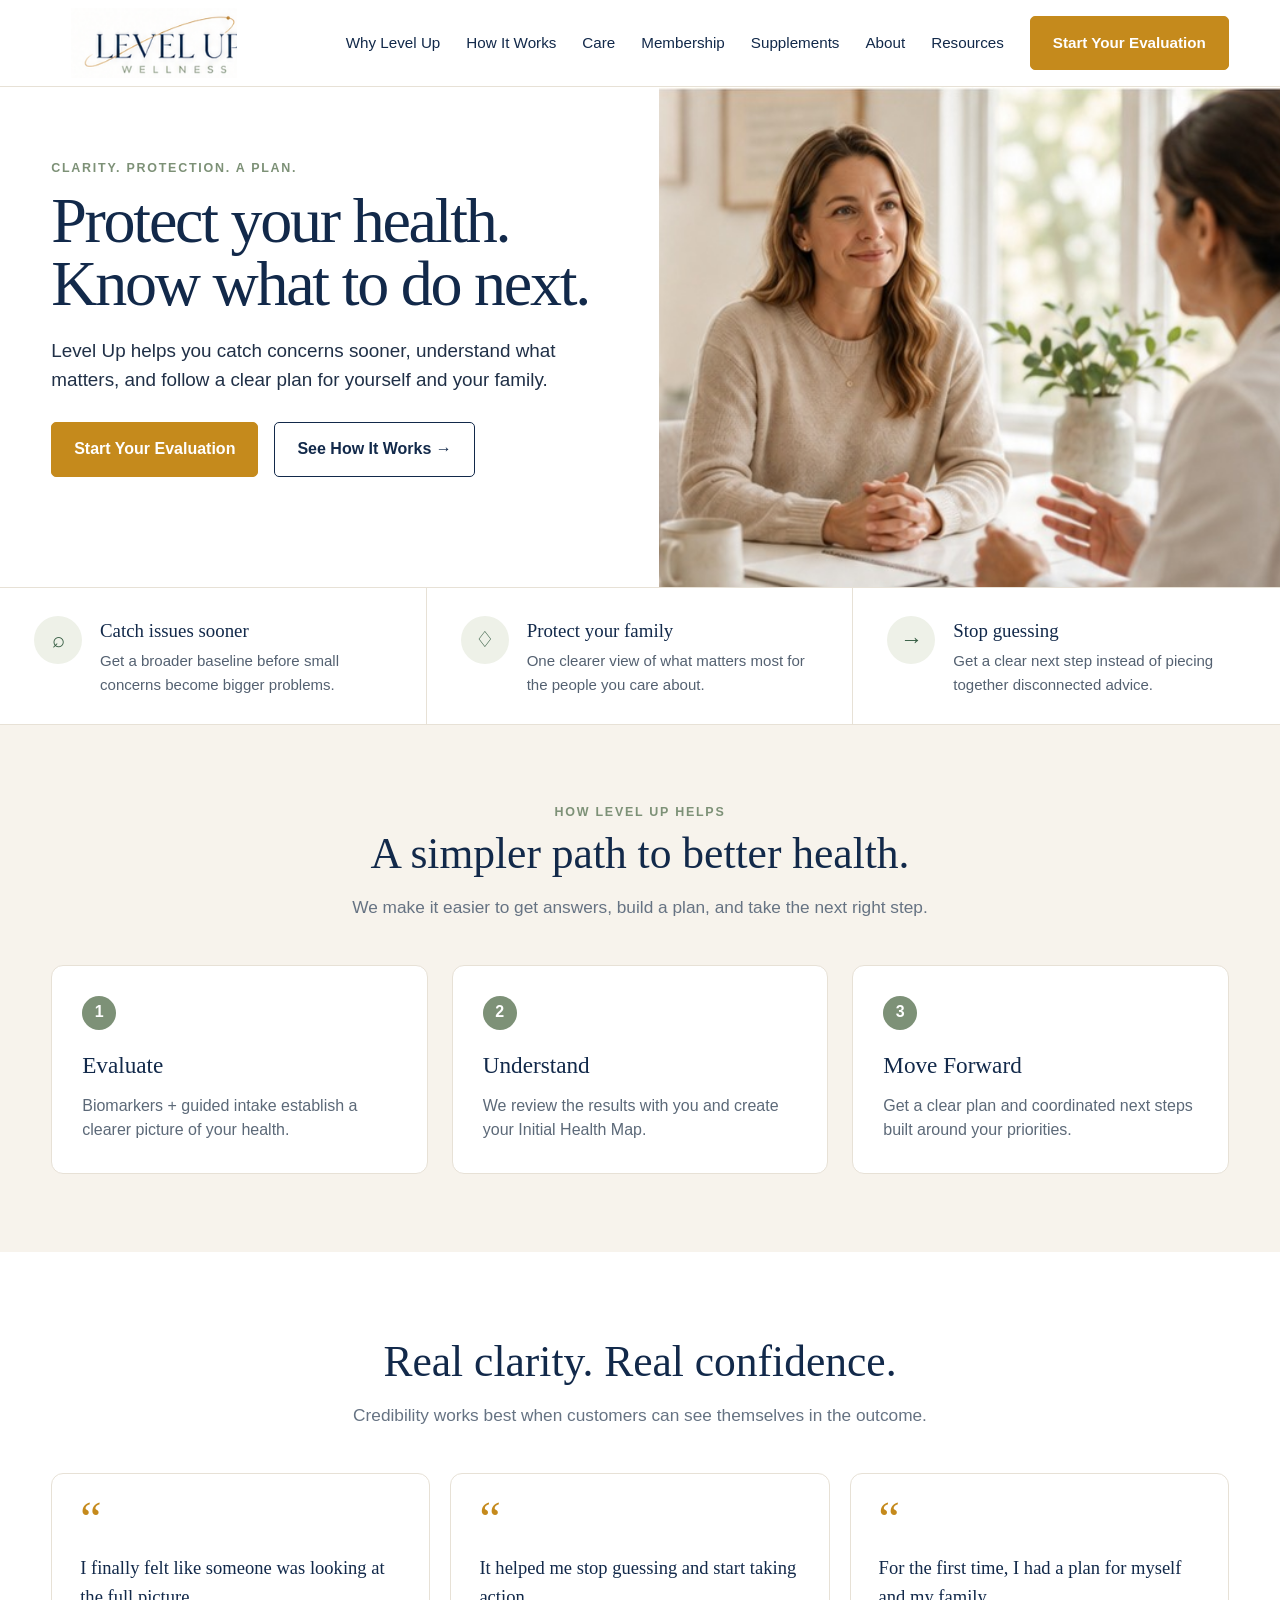
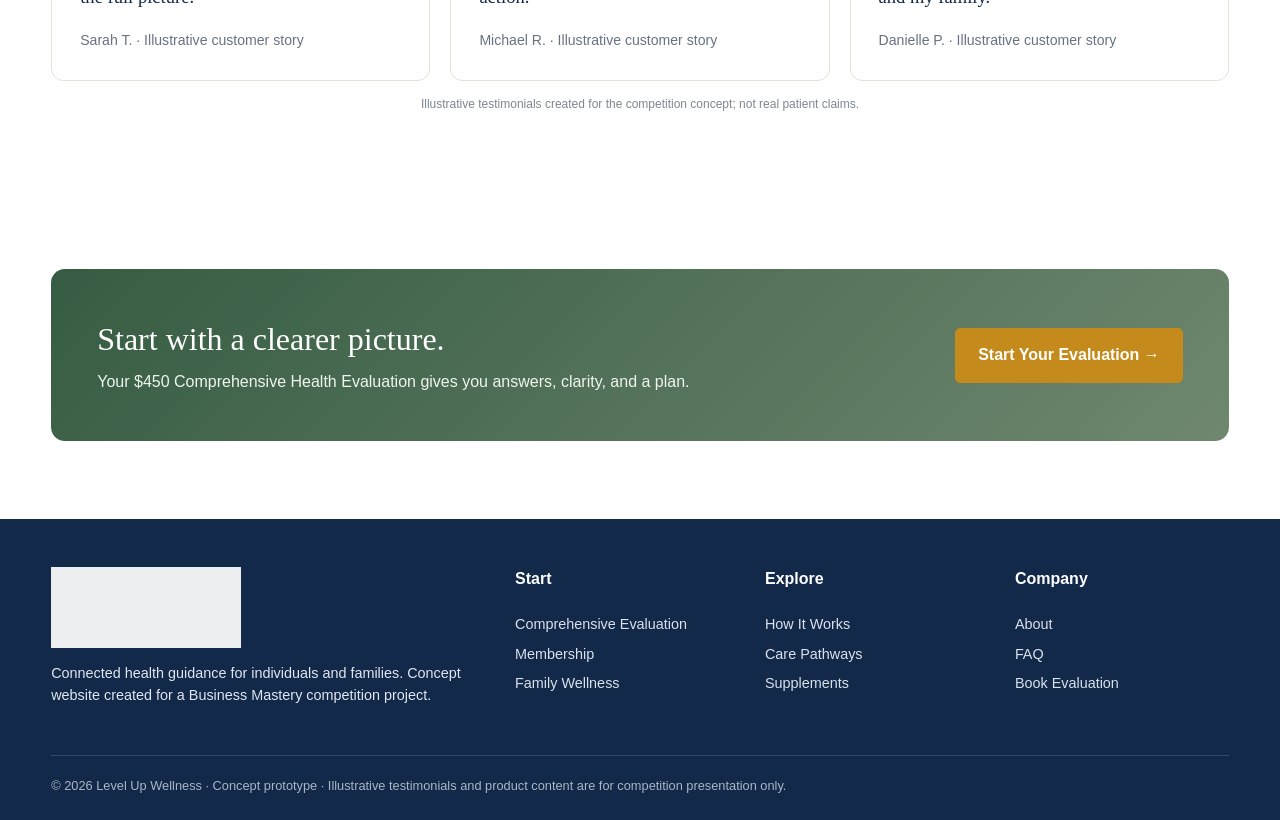
<file: index.html>
<!doctype html>
<html lang="en">

<head>
    <meta charset="utf-8">
    <meta name="viewport" content="width=device-width,initial-scale=1">
    <title>Home | Level Up Wellness</title>
    <link rel="stylesheet" href="styles.css">
</head>

<body>
    <header>
        <div class="container nav"><a class="logo" href="index.html"><img src="assets/logo.png"
                    alt="Level Up Wellness"></a><button class="menu" aria-label="Menu">☰</button>
            <nav class="navlinks"><a href="index.html">Why Level Up</a><a href="how-it-works.html">How It Works</a><a
                    href="care.html">Care</a><a href="membership.html">Membership</a><a
                    href="shop.html">Supplements</a><a href="about.html">About</a><a href="faq.html">Resources</a><a
                    class="btn" href="evaluation.html">Start Your Evaluation</a></nav>
        </div>
    </header>
    <main>
        <section class="hero">
            <div class="hero-copy">
                <div class="eyebrow">Clarity. Protection. A plan.</div>
                <h1>Protect your health.<br>Know what to do next.</h1>
                <p class="lead">Level Up helps you catch concerns sooner, understand what matters, and follow a clear
                    plan for yourself and your family.</p>
                <div class="hero-actions"><a class="btn" href="evaluation.html">Start Your Evaluation</a><a
                        class="btn secondary" href="how-it-works.html">See How It Works →</a></div>
            </div>
            <div class="hero-img" style="background-image:url('assets/hero-home.jpg')"></div>
        </section>
        <div class="benefit-strip">
            <div class="benefit">
                <div class="icon">⌕</div>
                <div>
                    <h3>Catch issues sooner</h3>
                    <p>Get a broader baseline before small concerns become bigger problems.</p>
                </div>
            </div>
            <div class="benefit">
                <div class="icon">♢</div>
                <div>
                    <h3>Protect your family</h3>
                    <p>One clearer view of what matters most for the people you care about.</p>
                </div>
            </div>
            <div class="benefit">
                <div class="icon">→</div>
                <div>
                    <h3>Stop guessing</h3>
                    <p>Get a clear next step instead of piecing together disconnected advice.</p>
                </div>
            </div>
        </div>
        <section class="section soft">
            <div class="container">
                <div class="section-title">
                    <div class="eyebrow">How Level Up Helps</div>
                    <h2>A simpler path to better health.</h2>
                    <p>We make it easier to get answers, build a plan, and take the next right step.</p>
                </div>
                <div class="steps">
                    <div class="step">
                        <div class="num">1</div>
                        <h3>Evaluate</h3>
                        <p>Biomarkers + guided intake establish a clearer picture of your health.</p>
                    </div>
                    <div class="step">
                        <div class="num">2</div>
                        <h3>Understand</h3>
                        <p>We review the results with you and create your Initial Health Map.</p>
                    </div>
                    <div class="step">
                        <div class="num">3</div>
                        <h3>Move Forward</h3>
                        <p>Get a clear plan and coordinated next steps built around your priorities.</p>
                    </div>
                </div>
            </div>
        </section>
        <section class="section">
            <div class="container">
                <div class="section-title">
                    <h2>Real clarity. Real confidence.</h2>
                    <p>Credibility works best when customers can see themselves in the outcome.</p>
                </div>
                <div class="testimonials">
                    <div class="quote">
                        <div class="mark">“</div>
                        <p>I finally felt like someone was looking at the full picture.</p>
                        <footer>Sarah T. · Illustrative customer story</footer>
                    </div>
                    <div class="quote">
                        <div class="mark">“</div>
                        <p>It helped me stop guessing and start taking action.</p>
                        <footer>Michael R. · Illustrative customer story</footer>
                    </div>
                    <div class="quote">
                        <div class="mark">“</div>
                        <p>For the first time, I had a plan for myself and my family.</p>
                        <footer>Danielle P. · Illustrative customer story</footer>
                    </div>
                </div>
                <div class="disclosure">Illustrative testimonials created for the competition concept; not real patient
                    claims.</div>
            </div>
        </section>
        <section class="section">
            <div class="container">
                <div class="cta">
                    <div>
                        <h2>Start with a clearer picture.</h2>
                        <p>Your $450 Comprehensive Health Evaluation gives you answers, clarity, and a plan.</p>
                    </div><a class="btn" href="evaluation.html">Start Your Evaluation →</a>
                </div>
            </div>
        </section>
    </main>
    <footer class="site">
        <div class="container">
            <div class="footer-grid">
                <div><img src="assets/logo.png" alt="Level Up Wellness"
                        style="width:190px;filter:brightness(0) invert(1);opacity:.92">
                    <p class="small">Connected health guidance for individuals and families. Concept website created for
                        a Business Mastery competition project.</p>
                </div>
                <div>
                    <h4>Start</h4><a href="evaluation.html">Comprehensive Evaluation</a><a
                        href="membership.html">Membership</a><a href="family.html">Family Wellness</a>
                </div>
                <div>
                    <h4>Explore</h4><a href="how-it-works.html">How It Works</a><a href="care.html">Care Pathways</a><a
                        href="shop.html">Supplements</a>
                </div>
                <div>
                    <h4>Company</h4><a href="about.html">About</a><a href="faq.html">FAQ</a><a
                        href="evaluation.html">Book Evaluation</a>
                </div>
            </div>
            <div class="legal">© 2026 Level Up Wellness · Concept prototype · Illustrative testimonials and product
                content are for competition presentation only.</div>
        </div>
    </footer>
    <script src="app.js"></script>
</body>

</html>
</file>
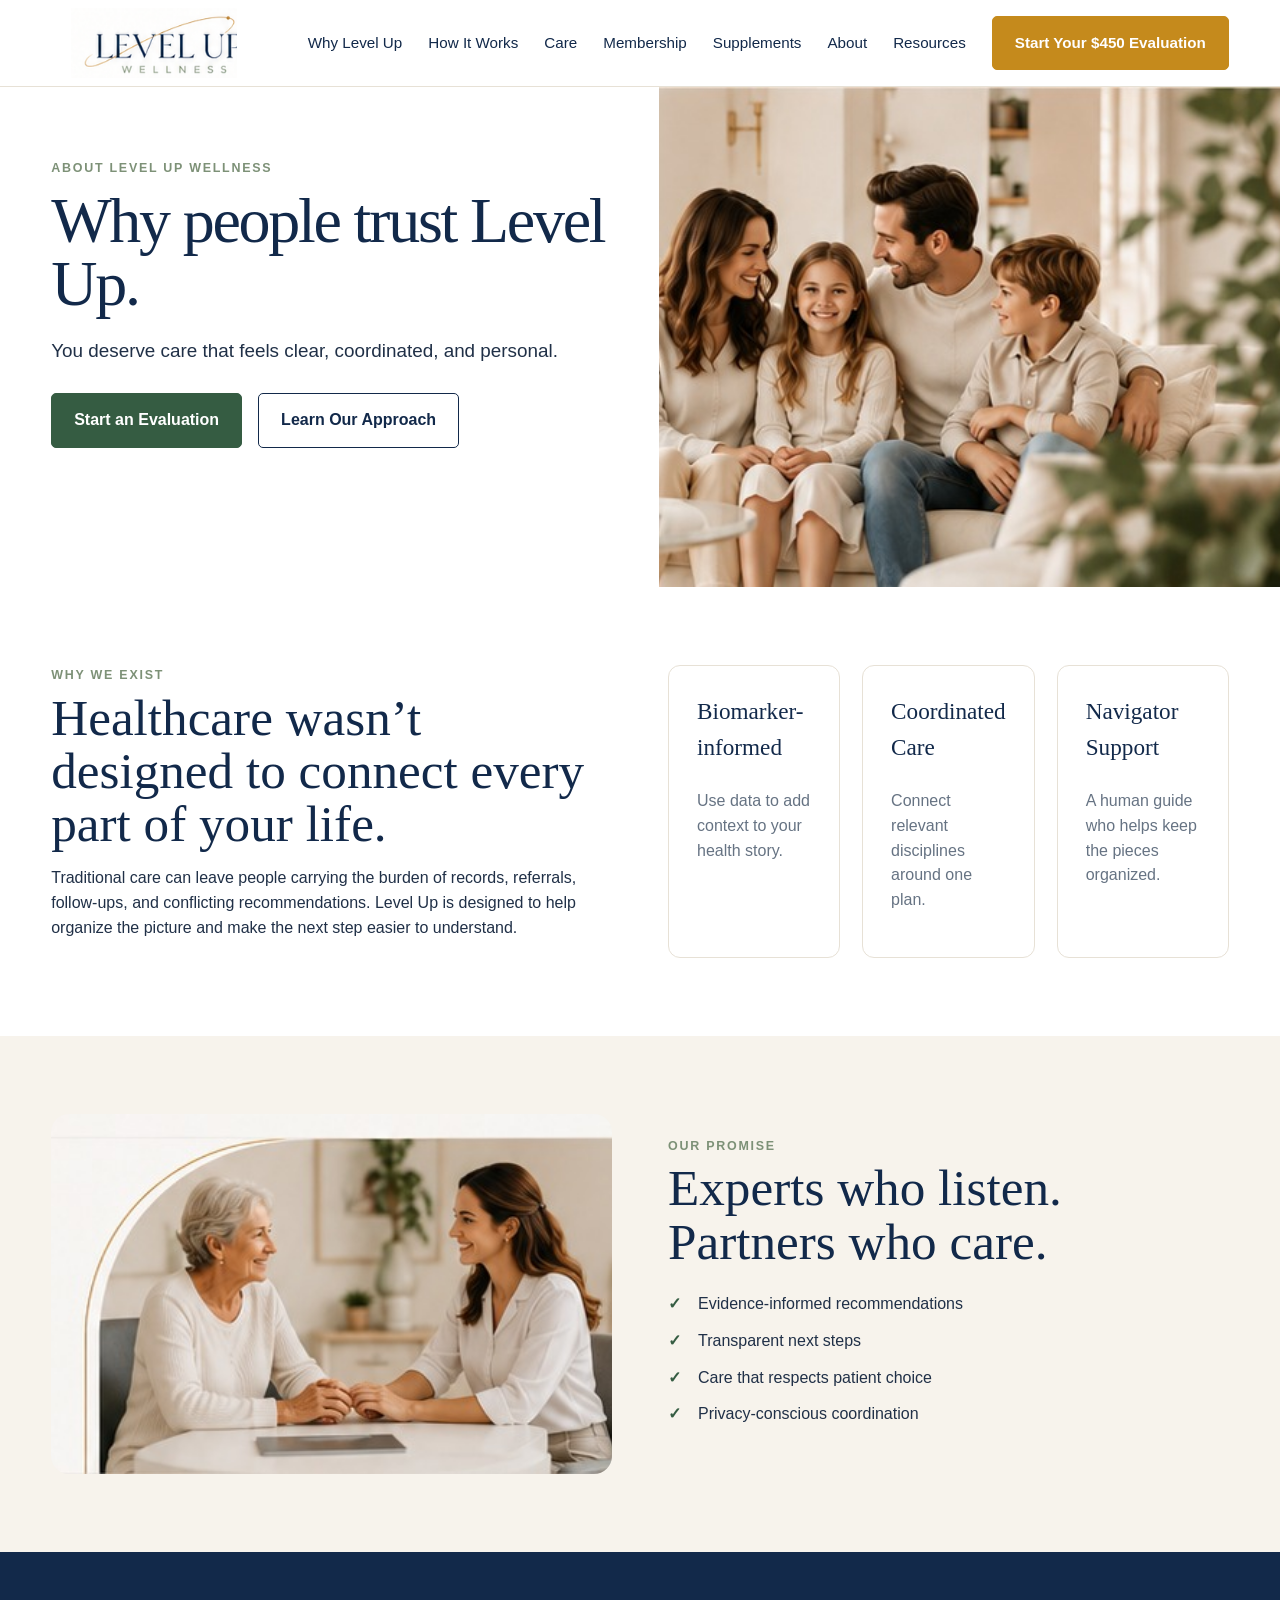
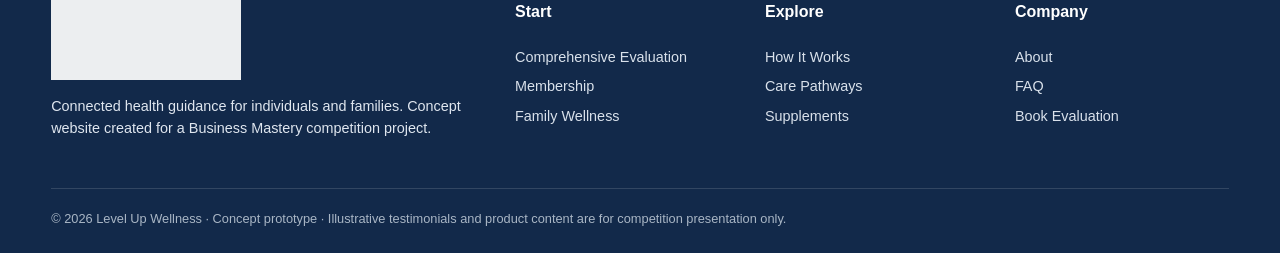
<file: about.html>
<!doctype html><html lang="en"><head><meta charset="utf-8"><meta name="viewport" content="width=device-width,initial-scale=1"><title>About | Level Up Wellness</title><link rel="stylesheet" href="styles.css"></head><body><header><div class="container nav"><a class="logo" href="index.html"><img src="assets/logo.png" alt="Level Up Wellness"></a><button class="menu" aria-label="Menu">☰</button><nav class="navlinks"><a href="index.html">Why Level Up</a><a href="how-it-works.html">How It Works</a><a href="care.html">Care</a><a href="membership.html">Membership</a><a href="shop.html">Supplements</a><a href="about.html">About</a><a href="faq.html">Resources</a><a class="btn" href="evaluation.html">Start Your $450 Evaluation</a></nav></div></header><main><section class="hero"><div class="hero-copy"><div class="eyebrow">About Level Up Wellness</div><h1>Why people trust Level Up.</h1><p class="lead">You deserve care that feels clear, coordinated, and personal.</p><div class="hero-actions"><a class="btn sage" href="evaluation.html">Start an Evaluation</a><a class="btn secondary" href="how-it-works.html">Learn Our Approach</a></div></div><div class="hero-img" style="background-image:url('assets/hero-about.jpg')"></div></section>
<section class="section"><div class="container two-col"><div><div class="eyebrow">Why we exist</div><h2>Healthcare wasn’t designed to connect every part of your life.</h2><p>Traditional care can leave people carrying the burden of records, referrals, follow-ups, and conflicting recommendations. Level Up is designed to help organize the picture and make the next step easier to understand.</p></div><div class="cards"><div class="card"><h3>Biomarker-informed</h3><p>Use data to add context to your health story.</p></div><div class="card"><h3>Coordinated Care</h3><p>Connect relevant disciplines around one plan.</p></div><div class="card"><h3>Navigator Support</h3><p>A human guide who helps keep the pieces organized.</p></div></div></div></section>
<section class="section soft"><div class="container two-col"><img src="assets/clinician.jpg" alt="Clinician and patient"><div><div class="eyebrow">Our promise</div><h2>Experts who listen. Partners who care.</h2><ul class="checks"><li>Evidence-informed recommendations</li><li>Transparent next steps</li><li>Care that respects patient choice</li><li>Privacy-conscious coordination</li></ul></div></div></section></main><footer class="site"><div class="container"><div class="footer-grid"><div><img src="assets/logo.png" alt="Level Up Wellness" style="width:190px;filter:brightness(0) invert(1);opacity:.92"><p class="small">Connected health guidance for individuals and families. Concept website created for a Business Mastery competition project.</p></div><div><h4>Start</h4><a href="evaluation.html">Comprehensive Evaluation</a><a href="membership.html">Membership</a><a href="family.html">Family Wellness</a></div><div><h4>Explore</h4><a href="how-it-works.html">How It Works</a><a href="care.html">Care Pathways</a><a href="shop.html">Supplements</a></div><div><h4>Company</h4><a href="about.html">About</a><a href="faq.html">FAQ</a><a href="evaluation.html">Book Evaluation</a></div></div><div class="legal">© 2026 Level Up Wellness · Concept prototype · Illustrative testimonials and product content are for competition presentation only.</div></div></footer><script src="app.js"></script></body></html>
</file>
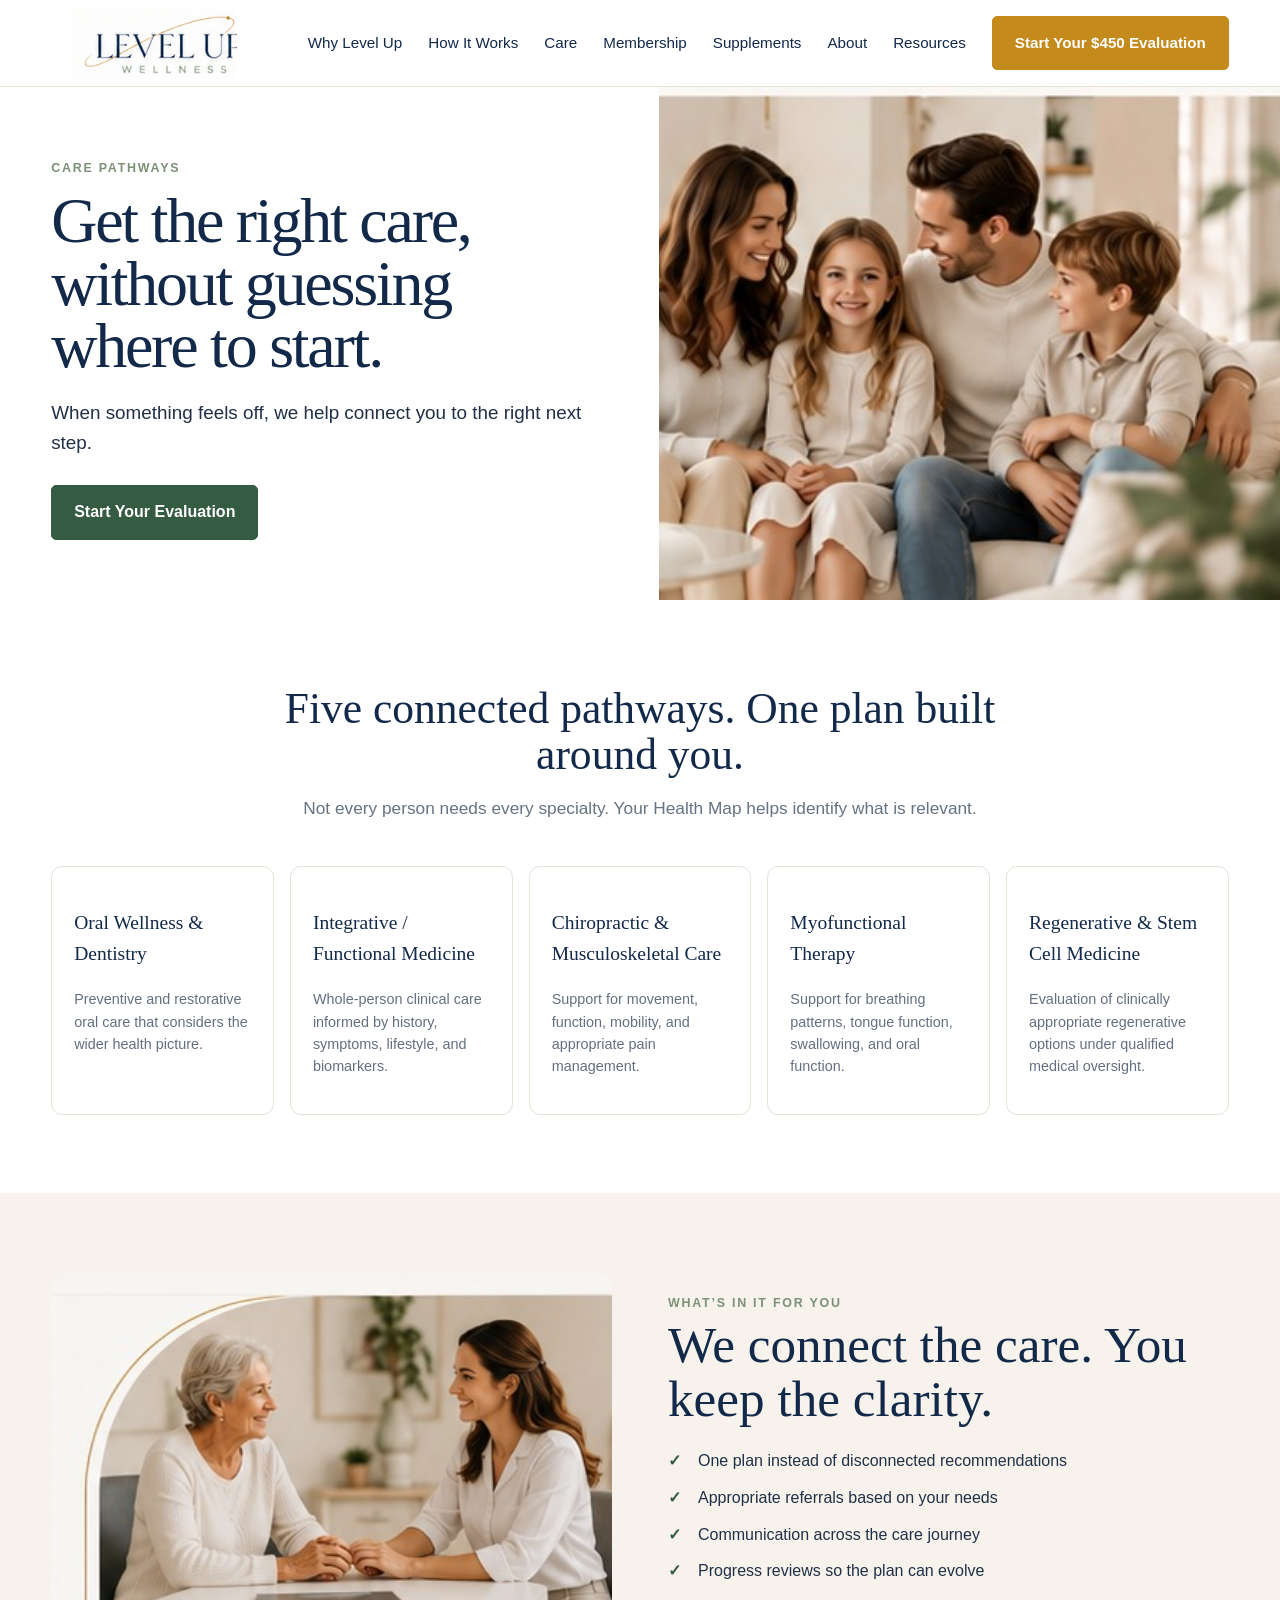
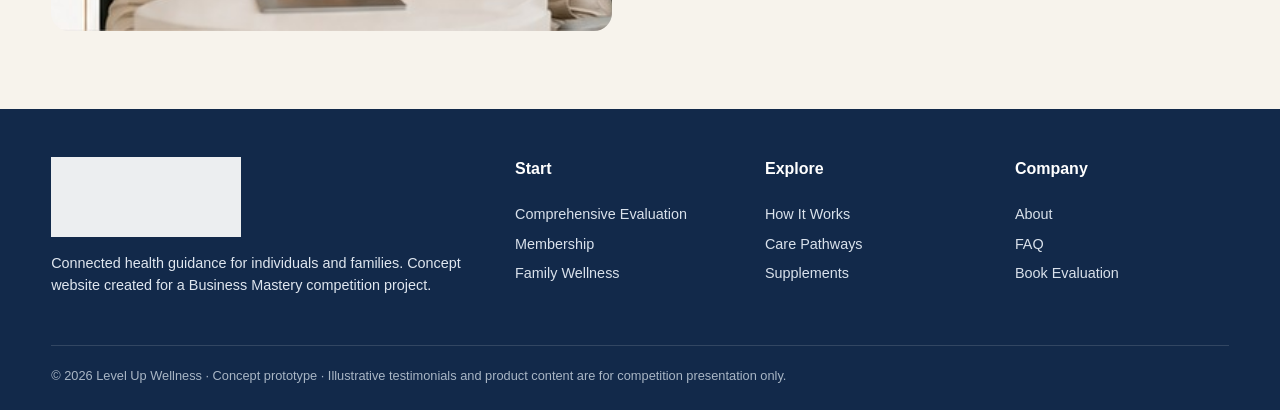
<file: care.html>
<!doctype html><html lang="en"><head><meta charset="utf-8"><meta name="viewport" content="width=device-width,initial-scale=1"><title>Care Pathways | Level Up Wellness</title><link rel="stylesheet" href="styles.css"></head><body><header><div class="container nav"><a class="logo" href="index.html"><img src="assets/logo.png" alt="Level Up Wellness"></a><button class="menu" aria-label="Menu">☰</button><nav class="navlinks"><a href="index.html">Why Level Up</a><a href="how-it-works.html">How It Works</a><a href="care.html">Care</a><a href="membership.html">Membership</a><a href="shop.html">Supplements</a><a href="about.html">About</a><a href="faq.html">Resources</a><a class="btn" href="evaluation.html">Start Your $450 Evaluation</a></nav></div></header><main><section class="hero"><div class="hero-copy"><div class="eyebrow">Care Pathways</div><h1>Get the right care, without guessing where to start.</h1><p class="lead">When something feels off, we help connect you to the right next step.</p><div class="hero-actions"><a class="btn sage" href="evaluation.html">Start Your Evaluation</a></div></div><div class="hero-img" style="background-image:url('assets/hero-care.jpg')"></div></section>
<section class="section"><div class="container"><div class="section-title"><h2>Five connected pathways. One plan built around you.</h2><p>Not every person needs every specialty. Your Health Map helps identify what is relevant.</p></div><div class="pathways"><div class="path"><h3>Oral Wellness & Dentistry</h3><p>Preventive and restorative oral care that considers the wider health picture.</p></div><div class="path"><h3>Integrative / Functional Medicine</h3><p>Whole-person clinical care informed by history, symptoms, lifestyle, and biomarkers.</p></div><div class="path"><h3>Chiropractic & Musculoskeletal Care</h3><p>Support for movement, function, mobility, and appropriate pain management.</p></div><div class="path"><h3>Myofunctional Therapy</h3><p>Support for breathing patterns, tongue function, swallowing, and oral function.</p></div><div class="path"><h3>Regenerative & Stem Cell Medicine</h3><p>Evaluation of clinically appropriate regenerative options under qualified medical oversight.</p></div></div></div></section>
<section class="section soft"><div class="container two-col"><img src="assets/clinician.jpg" alt="Patient talking with clinician"><div><div class="eyebrow">What’s in it for you</div><h2>We connect the care. You keep the clarity.</h2><ul class="checks"><li>One plan instead of disconnected recommendations</li><li>Appropriate referrals based on your needs</li><li>Communication across the care journey</li><li>Progress reviews so the plan can evolve</li></ul></div></div></section></main><footer class="site"><div class="container"><div class="footer-grid"><div><img src="assets/logo.png" alt="Level Up Wellness" style="width:190px;filter:brightness(0) invert(1);opacity:.92"><p class="small">Connected health guidance for individuals and families. Concept website created for a Business Mastery competition project.</p></div><div><h4>Start</h4><a href="evaluation.html">Comprehensive Evaluation</a><a href="membership.html">Membership</a><a href="family.html">Family Wellness</a></div><div><h4>Explore</h4><a href="how-it-works.html">How It Works</a><a href="care.html">Care Pathways</a><a href="shop.html">Supplements</a></div><div><h4>Company</h4><a href="about.html">About</a><a href="faq.html">FAQ</a><a href="evaluation.html">Book Evaluation</a></div></div><div class="legal">© 2026 Level Up Wellness · Concept prototype · Illustrative testimonials and product content are for competition presentation only.</div></div></footer><script src="app.js"></script></body></html>
</file>
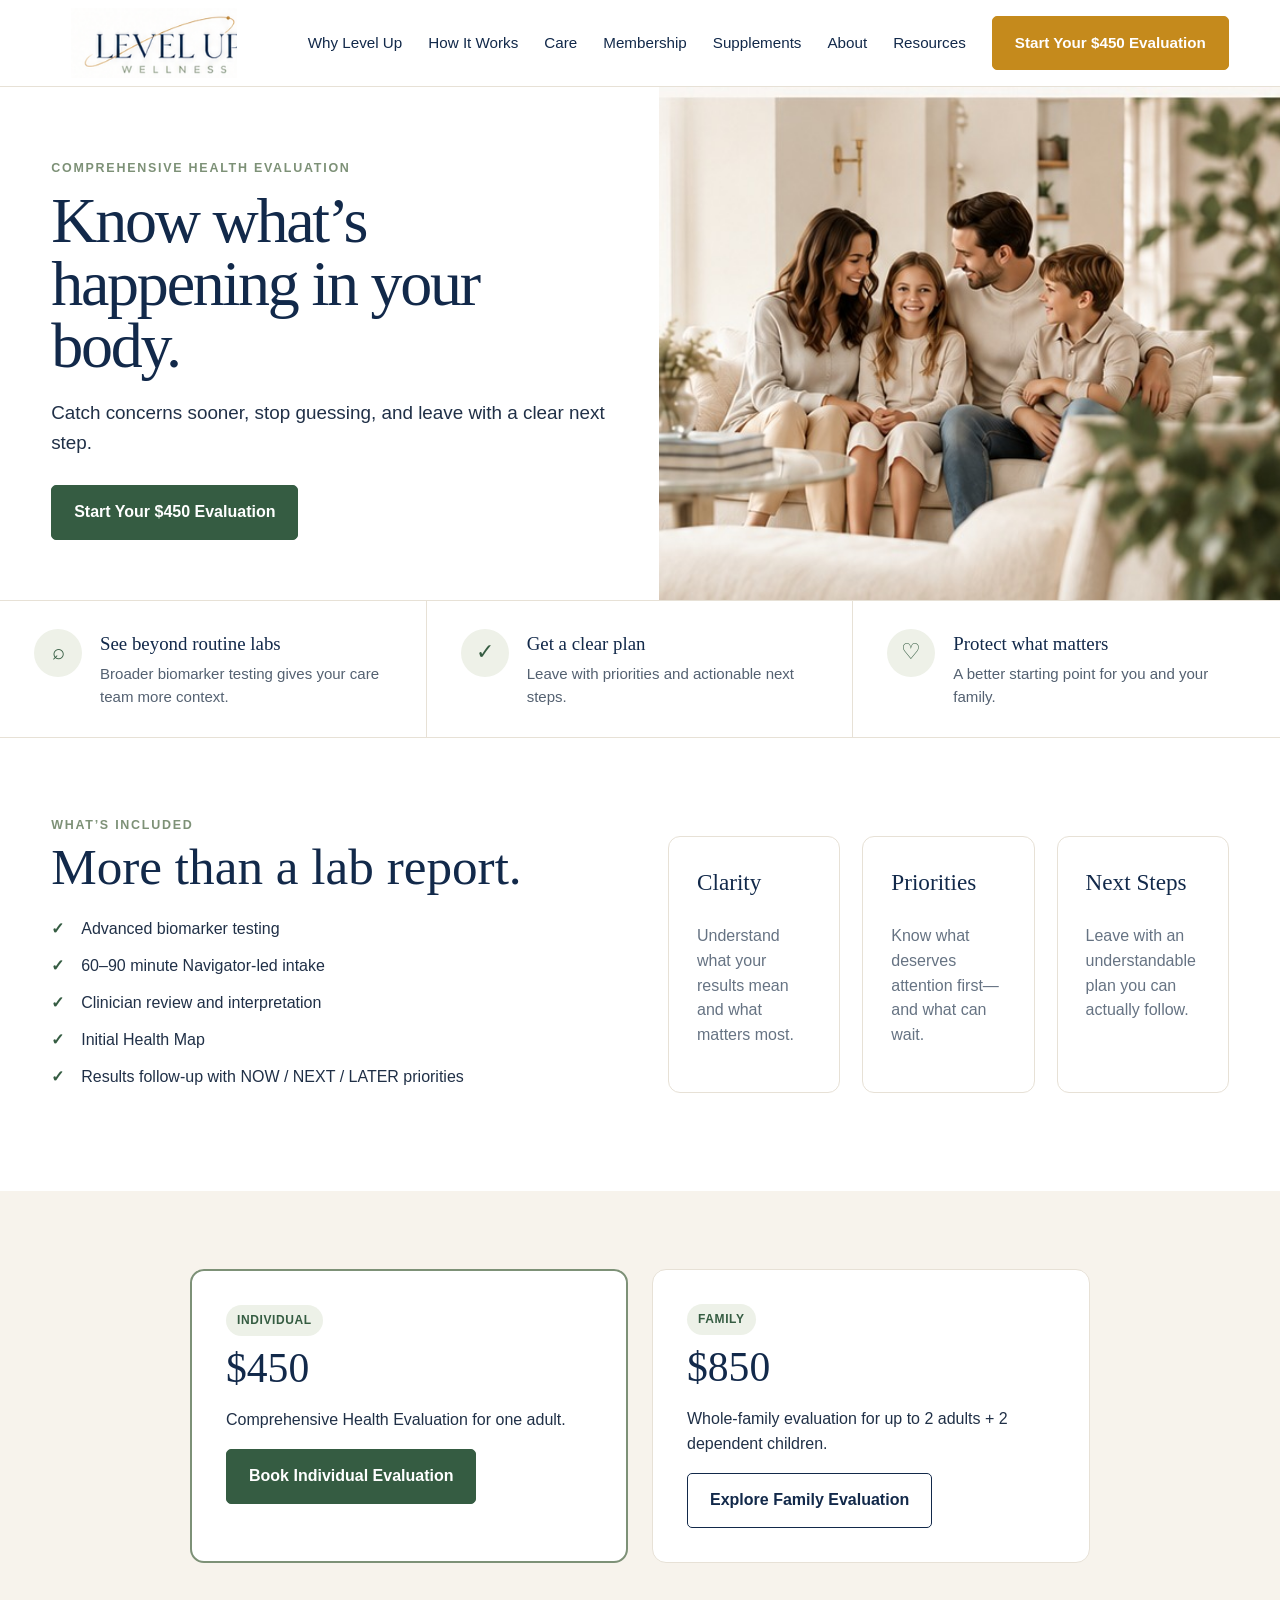
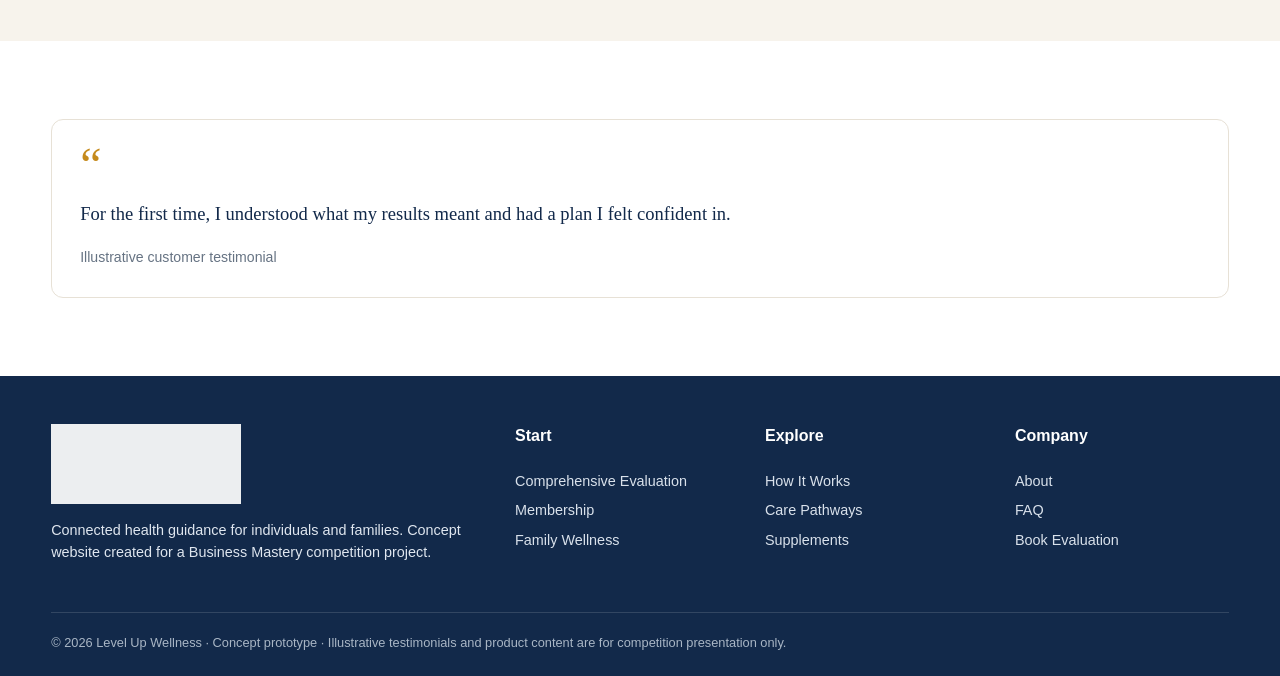
<file: evaluation.html>
<!doctype html><html lang="en"><head><meta charset="utf-8"><meta name="viewport" content="width=device-width,initial-scale=1"><title>Comprehensive Evaluation | Level Up Wellness</title><link rel="stylesheet" href="styles.css"></head><body><header><div class="container nav"><a class="logo" href="index.html"><img src="assets/logo.png" alt="Level Up Wellness"></a><button class="menu" aria-label="Menu">☰</button><nav class="navlinks"><a href="index.html">Why Level Up</a><a href="how-it-works.html">How It Works</a><a href="care.html">Care</a><a href="membership.html">Membership</a><a href="shop.html">Supplements</a><a href="about.html">About</a><a href="faq.html">Resources</a><a class="btn" href="evaluation.html">Start Your $450 Evaluation</a></nav></div></header><main><section class="hero"><div class="hero-copy"><div class="eyebrow">Comprehensive Health Evaluation</div><h1>Know what’s happening in your body.</h1><p class="lead">Catch concerns sooner, stop guessing, and leave with a clear next step.</p><div class="hero-actions"><a class="btn sage" href="#pricing">Start Your $450 Evaluation</a></div></div><div class="hero-img" style="background-image:url('assets/hero-evaluation.jpg')"></div></section>
<div class="benefit-strip"><div class="benefit"><div class="icon">⌕</div><div><h3>See beyond routine labs</h3><p>Broader biomarker testing gives your care team more context.</p></div></div><div class="benefit"><div class="icon">✓</div><div><h3>Get a clear plan</h3><p>Leave with priorities and actionable next steps.</p></div></div><div class="benefit"><div class="icon">♡</div><div><h3>Protect what matters</h3><p>A better starting point for you and your family.</p></div></div></div>
<section class="section"><div class="container two-col"><div><div class="eyebrow">What’s included</div><h2>More than a lab report.</h2><ul class="checks"><li>Advanced biomarker testing</li><li>60–90 minute Navigator-led intake</li><li>Clinician review and interpretation</li><li>Initial Health Map</li><li>Results follow-up with NOW / NEXT / LATER priorities</li></ul></div><div class="cards"><div class="card"><h3>Clarity</h3><p>Understand what your results mean and what matters most.</p></div><div class="card"><h3>Priorities</h3><p>Know what deserves attention first—and what can wait.</p></div><div class="card"><h3>Next Steps</h3><p>Leave with an understandable plan you can actually follow.</p></div></div></div></section>
<section class="section soft" id="pricing"><div class="container"><div class="pricing"><div class="price-card featured"><span class="pill">Individual</span><div class="price">$450</div><p>Comprehensive Health Evaluation for one adult.</p><a class="btn sage" href="faq.html">Book Individual Evaluation</a></div><div class="price-card"><span class="pill">Family</span><div class="price">$850</div><p>Whole-family evaluation for up to 2 adults + 2 dependent children.</p><a class="btn secondary" href="family.html">Explore Family Evaluation</a></div></div></div></section>
<section class="section"><div class="container"><div class="quote"><div class="mark">“</div><p>For the first time, I understood what my results meant and had a plan I felt confident in.</p><footer>Illustrative customer testimonial</footer></div></div></section></main><footer class="site"><div class="container"><div class="footer-grid"><div><img src="assets/logo.png" alt="Level Up Wellness" style="width:190px;filter:brightness(0) invert(1);opacity:.92"><p class="small">Connected health guidance for individuals and families. Concept website created for a Business Mastery competition project.</p></div><div><h4>Start</h4><a href="evaluation.html">Comprehensive Evaluation</a><a href="membership.html">Membership</a><a href="family.html">Family Wellness</a></div><div><h4>Explore</h4><a href="how-it-works.html">How It Works</a><a href="care.html">Care Pathways</a><a href="shop.html">Supplements</a></div><div><h4>Company</h4><a href="about.html">About</a><a href="faq.html">FAQ</a><a href="evaluation.html">Book Evaluation</a></div></div><div class="legal">© 2026 Level Up Wellness · Concept prototype · Illustrative testimonials and product content are for competition presentation only.</div></div></footer><script src="app.js"></script></body></html>
</file>
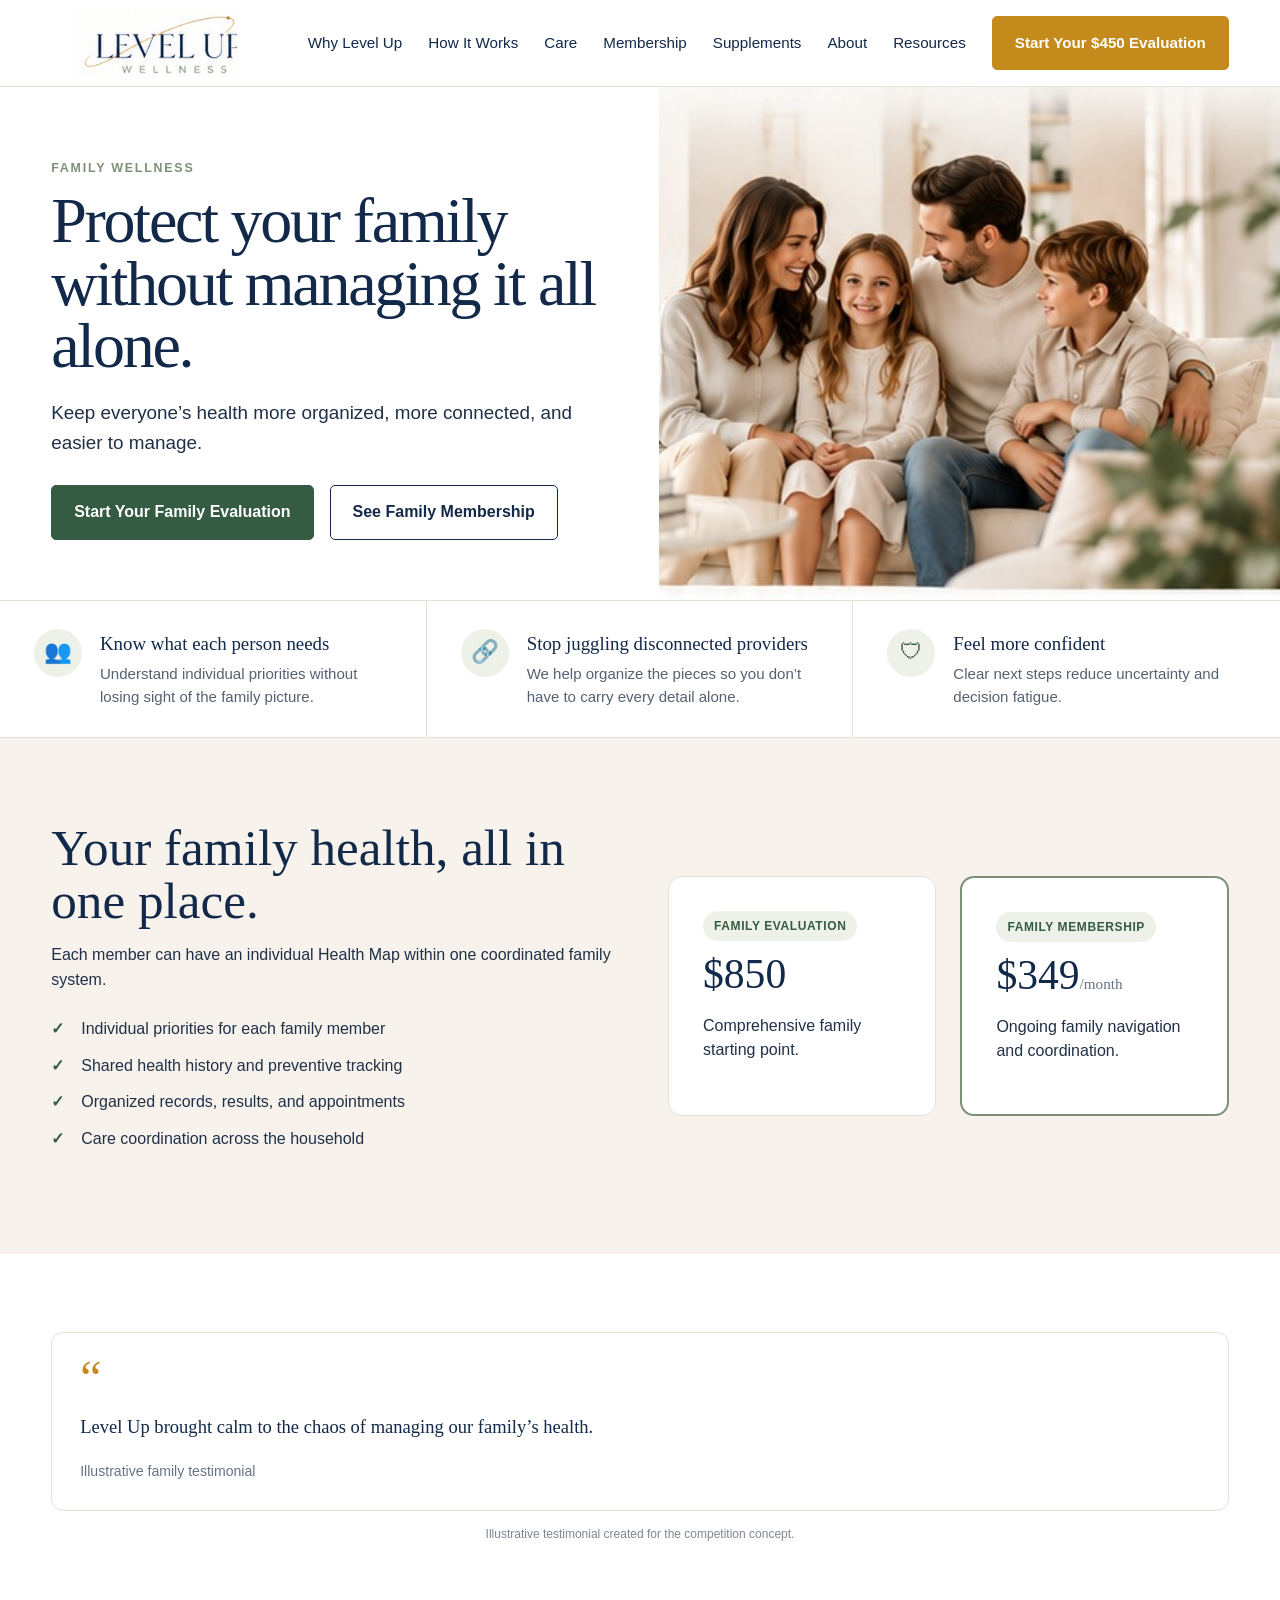
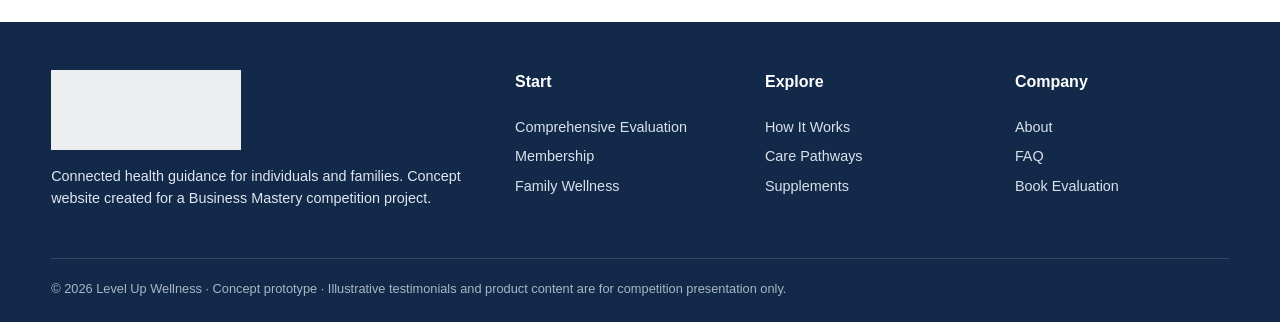
<file: family.html>
<!doctype html><html lang="en"><head><meta charset="utf-8"><meta name="viewport" content="width=device-width,initial-scale=1"><title>Family Wellness | Level Up Wellness</title><link rel="stylesheet" href="styles.css"></head><body><header><div class="container nav"><a class="logo" href="index.html"><img src="assets/logo.png" alt="Level Up Wellness"></a><button class="menu" aria-label="Menu">☰</button><nav class="navlinks"><a href="index.html">Why Level Up</a><a href="how-it-works.html">How It Works</a><a href="care.html">Care</a><a href="membership.html">Membership</a><a href="shop.html">Supplements</a><a href="about.html">About</a><a href="faq.html">Resources</a><a class="btn" href="evaluation.html">Start Your $450 Evaluation</a></nav></div></header><main><section class="hero"><div class="hero-copy"><div class="eyebrow">Family Wellness</div><h1>Protect your family without managing it all alone.</h1><p class="lead">Keep everyone’s health more organized, more connected, and easier to manage.</p><div class="hero-actions"><a class="btn sage" href="evaluation.html#pricing">Start Your Family Evaluation</a><a class="btn secondary" href="membership.html">See Family Membership</a></div></div><div class="hero-img" style="background-image:url('assets/hero-family.jpg')"></div></section>
<div class="benefit-strip"><div class="benefit"><div class="icon">👥</div><div><h3>Know what each person needs</h3><p>Understand individual priorities without losing sight of the family picture.</p></div></div><div class="benefit"><div class="icon">🔗</div><div><h3>Stop juggling disconnected providers</h3><p>We help organize the pieces so you don’t have to carry every detail alone.</p></div></div><div class="benefit"><div class="icon">🛡</div><div><h3>Feel more confident</h3><p>Clear next steps reduce uncertainty and decision fatigue.</p></div></div></div>
<section class="section soft"><div class="container two-col"><div><h2>Your family health, all in one place.</h2><p>Each member can have an individual Health Map within one coordinated family system.</p><ul class="checks"><li>Individual priorities for each family member</li><li>Shared health history and preventive tracking</li><li>Organized records, results, and appointments</li><li>Care coordination across the household</li></ul></div><div class="pricing"><div class="price-card"><span class="pill">Family Evaluation</span><div class="price">$850</div><p>Comprehensive family starting point.</p></div><div class="price-card featured"><span class="pill">Family Membership</span><div class="price">$349<small>/month</small></div><p>Ongoing family navigation and coordination.</p></div></div></div></section>
<section class="section"><div class="container"><div class="quote"><div class="mark">“</div><p>Level Up brought calm to the chaos of managing our family’s health.</p><footer>Illustrative family testimonial</footer></div><div class="disclosure">Illustrative testimonial created for the competition concept.</div></div></section></main><footer class="site"><div class="container"><div class="footer-grid"><div><img src="assets/logo.png" alt="Level Up Wellness" style="width:190px;filter:brightness(0) invert(1);opacity:.92"><p class="small">Connected health guidance for individuals and families. Concept website created for a Business Mastery competition project.</p></div><div><h4>Start</h4><a href="evaluation.html">Comprehensive Evaluation</a><a href="membership.html">Membership</a><a href="family.html">Family Wellness</a></div><div><h4>Explore</h4><a href="how-it-works.html">How It Works</a><a href="care.html">Care Pathways</a><a href="shop.html">Supplements</a></div><div><h4>Company</h4><a href="about.html">About</a><a href="faq.html">FAQ</a><a href="evaluation.html">Book Evaluation</a></div></div><div class="legal">© 2026 Level Up Wellness · Concept prototype · Illustrative testimonials and product content are for competition presentation only.</div></div></footer><script src="app.js"></script></body></html>
</file>
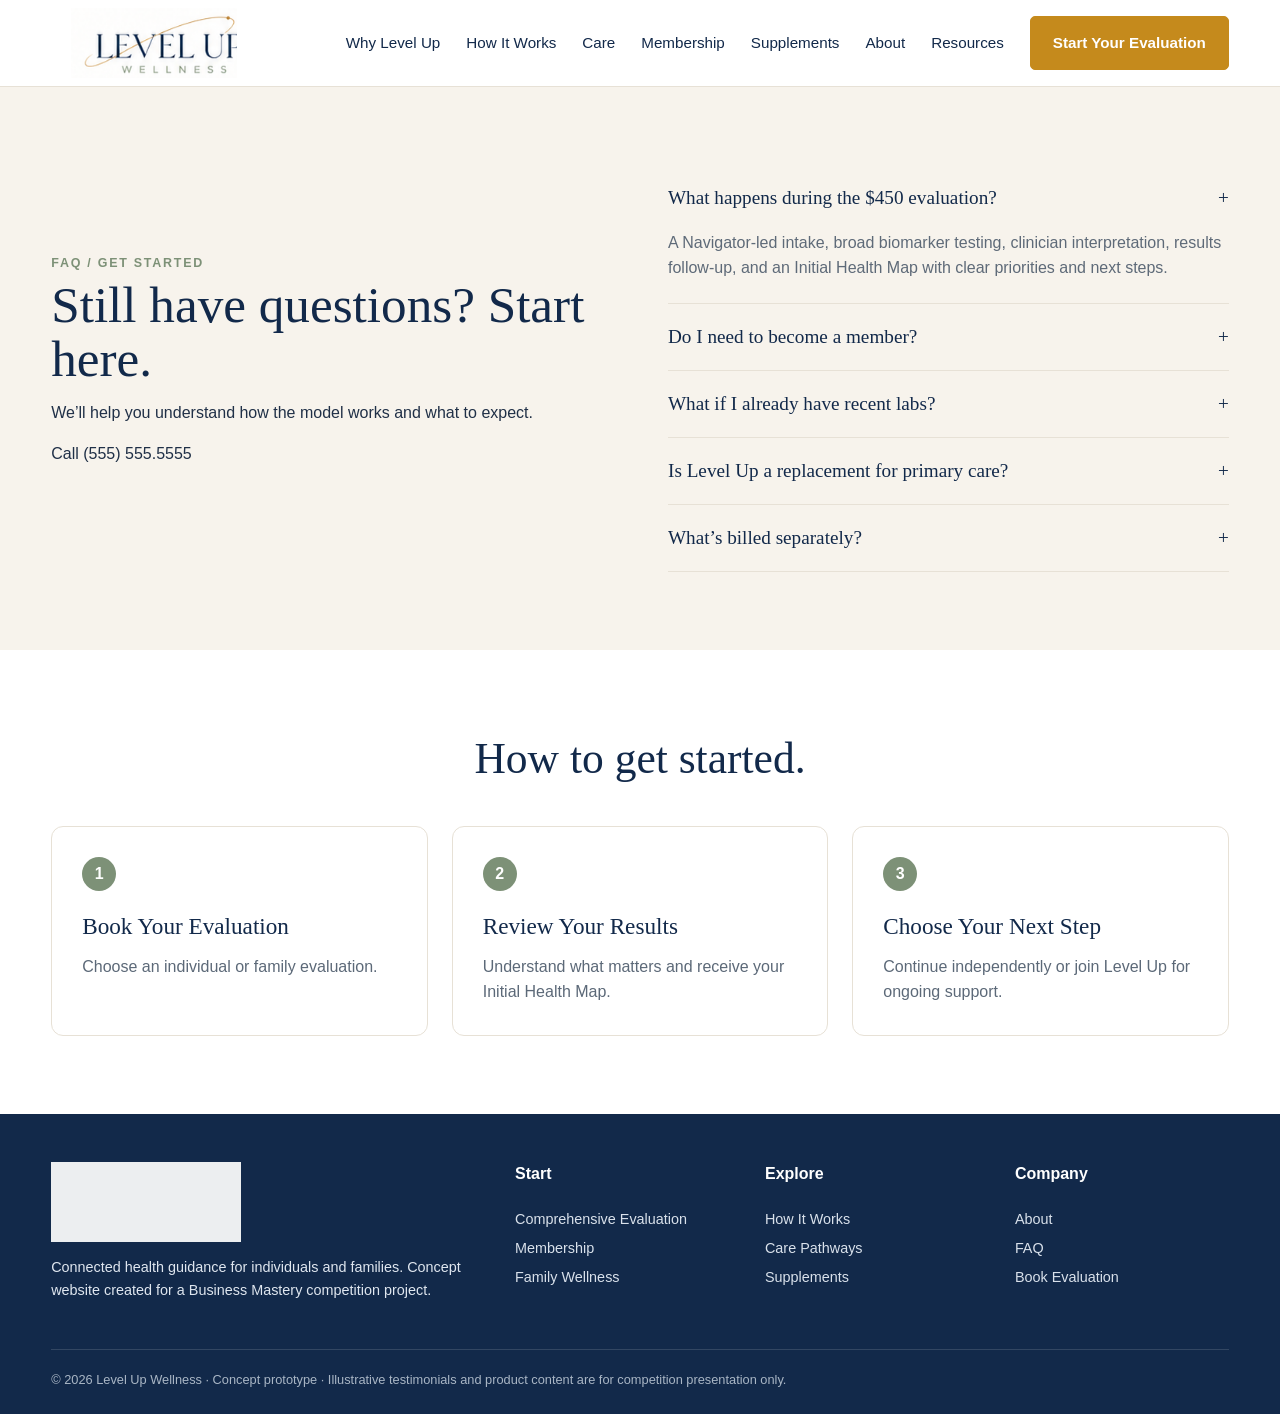
<file: faq.html>
<!doctype html>
<html lang="en">

<head>
    <meta charset="utf-8">
    <meta name="viewport" content="width=device-width,initial-scale=1">
    <title>FAQ | Level Up Wellness</title>
    <link rel="stylesheet" href="styles.css">
</head>

<body>
    <header>
        <div class="container nav"><a class="logo" href="index.html"><img src="assets/logo.png"
                    alt="Level Up Wellness"></a><button class="menu" aria-label="Menu">☰</button>
            <nav class="navlinks"><a href="index.html">Why Level Up</a><a href="how-it-works.html">How It Works</a><a
                    href="care.html">Care</a><a href="membership.html">Membership</a><a
                    href="shop.html">Supplements</a><a href="about.html">About</a><a href="faq.html">Resources</a><a
                    class="btn" href="evaluation.html">Start Your Evaluation</a></nav>
        </div>
    </header>
    <main>
        <section class="section soft">
            <div class="container two-col">
                <div>
                    <div class="eyebrow">FAQ / Get Started</div>
                    <h2>Still have questions? Start here.</h2>
                    <p class="lead">We’ll help you understand how the model works and what to expect.</p>
                    <p class="lead">Call (555) 555.5555</p>
                </div>
                <div class="faq">
                    <div class="faq-item open"><button class="faq-q">What happens during the $450
                            evaluation?<span>+</span></button>
                        <div class="faq-a">A Navigator-led intake, broad biomarker testing, clinician interpretation,
                            results follow-up, and an Initial Health Map with clear priorities and next steps.</div>
                    </div>
                    <div class="faq-item"><button class="faq-q">Do I need to become a member?<span>+</span></button>
                        <div class="faq-a">No. The evaluation is a complete paid experience. Membership is optional and
                            activates the deeper coordination, record aggregation, ongoing Health Map, and quarterly
                            support.</div>
                    </div>
                    <div class="faq-item"><button class="faq-q">What if I already have recent
                            labs?<span>+</span></button>
                        <div class="faq-a">Bring anything readily available. After you join, Level Up helps gather
                            relevant outside records. New or repeat testing is recommended only when appropriate for the
                            plan.</div>
                    </div>
                    <div class="faq-item"><button class="faq-q">Is Level Up a replacement for primary
                            care?<span>+</span></button>
                        <div class="faq-a">No. Level Up is designed to complement appropriate primary and specialty care
                            while providing additional navigation, testing, and coordination.</div>
                    </div>
                    <div class="faq-item"><button class="faq-q">What’s billed separately?<span>+</span></button>
                        <div class="faq-a">Clinical visits, treatments, procedures, and non-included testing may be
                            billed through insurance or cash depending on the service.</div>
                    </div>
                </div>
            </div>
        </section>
        <section class="section">
            <div class="container">
                <div class="section-title">
                    <h2>How to get started.</h2>
                </div>
                <div class="steps">
                    <div class="step">
                        <div class="num">1</div>
                        <h3>Book Your Evaluation</h3>
                        <p>Choose an individual or family evaluation.</p>
                    </div>
                    <div class="step">
                        <div class="num">2</div>
                        <h3>Review Your Results</h3>
                        <p>Understand what matters and receive your Initial Health Map.</p>
                    </div>
                    <div class="step">
                        <div class="num">3</div>
                        <h3>Choose Your Next Step</h3>
                        <p>Continue independently or join Level Up for ongoing support.</p>
                    </div>
                </div>
            </div>
        </section>
    </main>
    <footer class="site">
        <div class="container">
            <div class="footer-grid">
                <div><img src="assets/logo.png" alt="Level Up Wellness"
                        style="width:190px;filter:brightness(0) invert(1);opacity:.92">
                    <p class="small">Connected health guidance for individuals and families. Concept website created for
                        a Business Mastery competition project.</p>
                </div>
                <div>
                    <h4>Start</h4><a href="evaluation.html">Comprehensive Evaluation</a><a
                        href="membership.html">Membership</a><a href="family.html">Family Wellness</a>
                </div>
                <div>
                    <h4>Explore</h4><a href="how-it-works.html">How It Works</a><a href="care.html">Care Pathways</a><a
                        href="shop.html">Supplements</a>
                </div>
                <div>
                    <h4>Company</h4><a href="about.html">About</a><a href="faq.html">FAQ</a><a
                        href="evaluation.html">Book Evaluation</a>
                </div>
            </div>
            <div class="legal">© 2026 Level Up Wellness · Concept prototype · Illustrative testimonials and product
                content are for competition presentation only.</div>
        </div>
    </footer>
    <script src="app.js"></script>
</body>

</html>
</file>
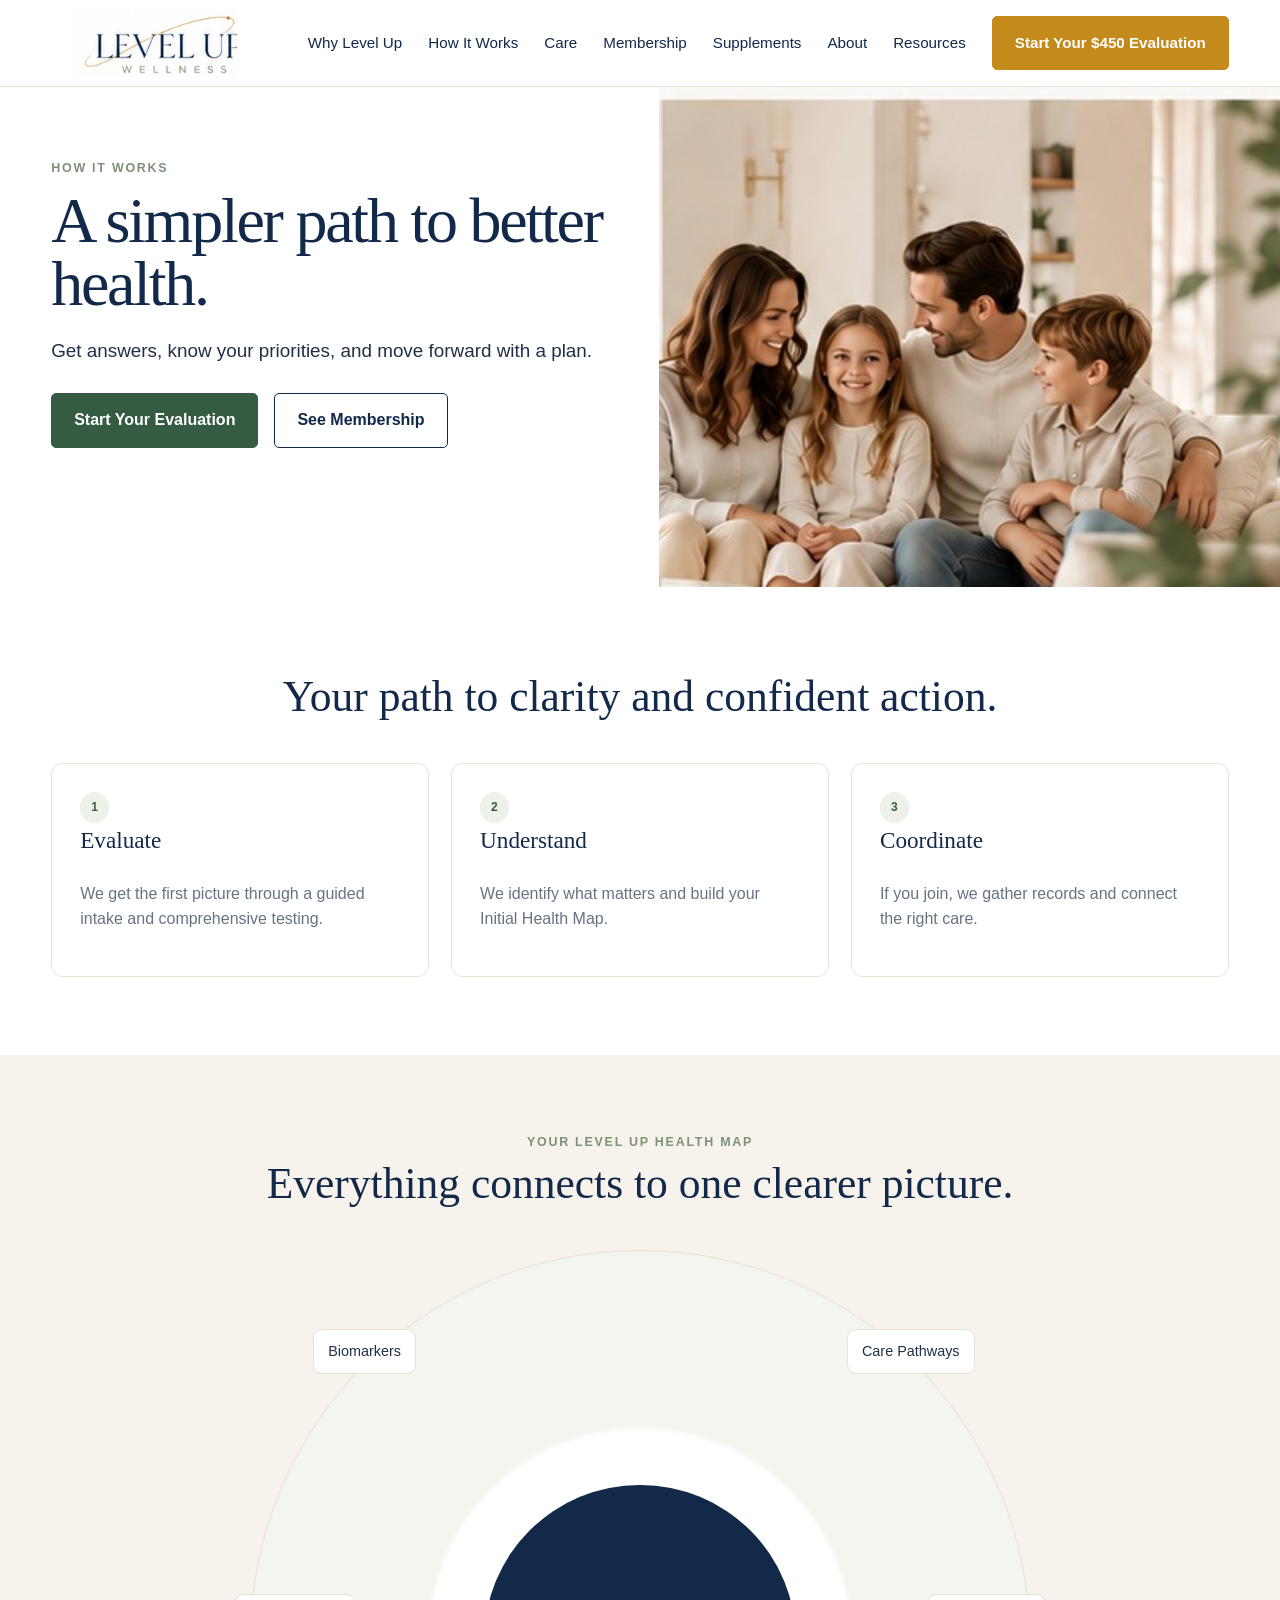
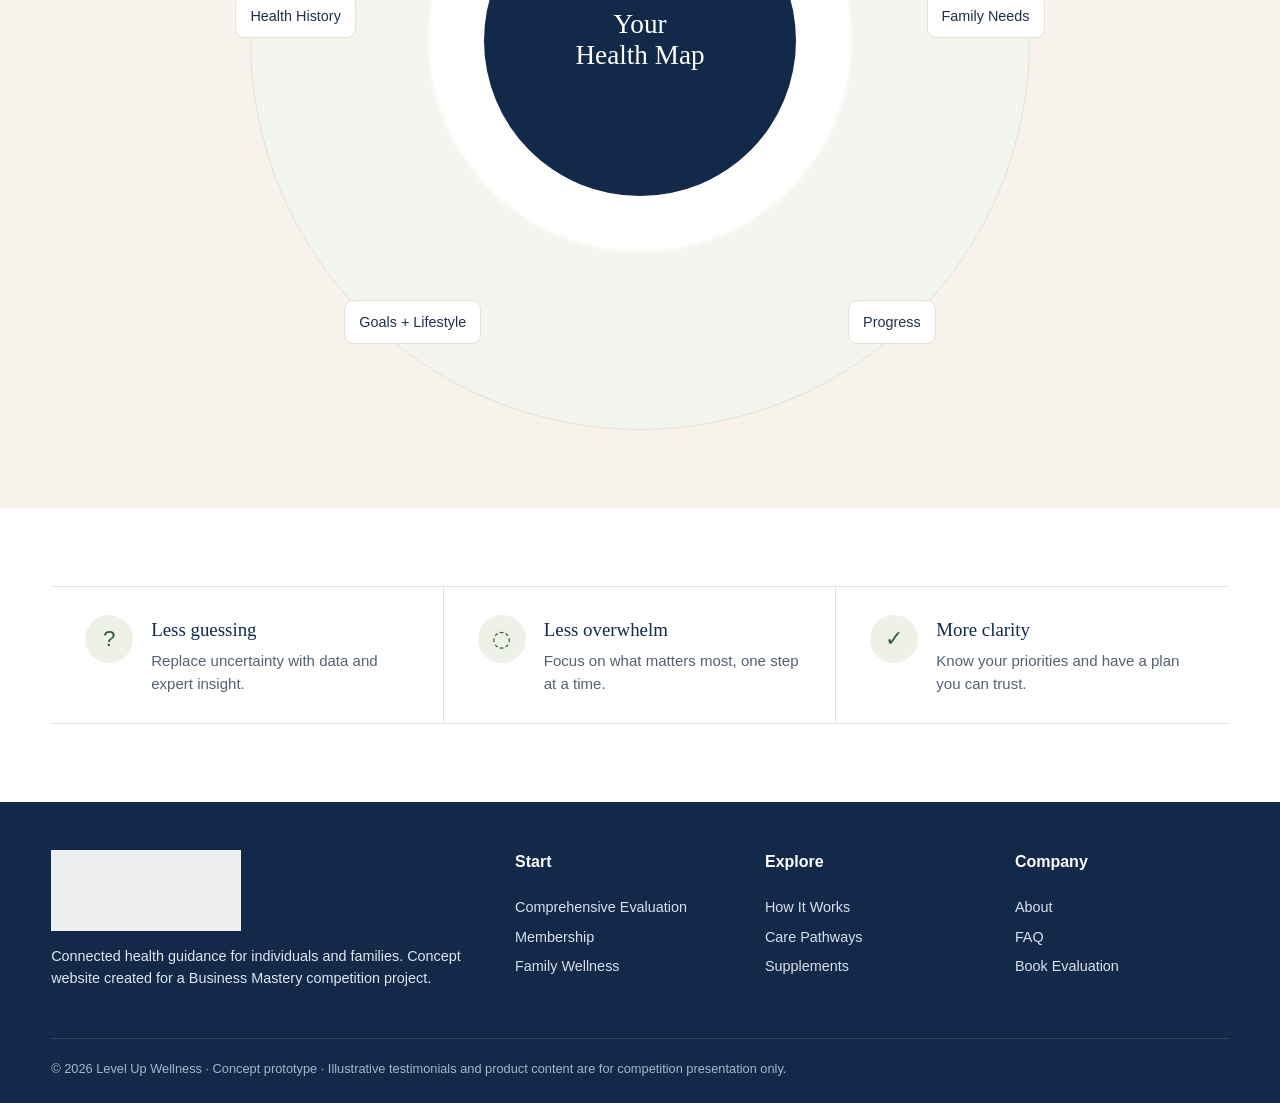
<file: how-it-works.html>
<!doctype html><html lang="en"><head><meta charset="utf-8"><meta name="viewport" content="width=device-width,initial-scale=1"><title>How It Works | Level Up Wellness</title><link rel="stylesheet" href="styles.css"></head><body><header><div class="container nav"><a class="logo" href="index.html"><img src="assets/logo.png" alt="Level Up Wellness"></a><button class="menu" aria-label="Menu">☰</button><nav class="navlinks"><a href="index.html">Why Level Up</a><a href="how-it-works.html">How It Works</a><a href="care.html">Care</a><a href="membership.html">Membership</a><a href="shop.html">Supplements</a><a href="about.html">About</a><a href="faq.html">Resources</a><a class="btn" href="evaluation.html">Start Your $450 Evaluation</a></nav></div></header><main><section class="hero"><div class="hero-copy"><div class="eyebrow">How It Works</div><h1>A simpler path to better health.</h1><p class="lead">Get answers, know your priorities, and move forward with a plan.</p><div class="hero-actions"><a class="btn sage" href="evaluation.html">Start Your Evaluation</a><a class="btn secondary" href="membership.html">See Membership</a></div></div><div class="hero-img" style="background-image:url('assets/hero-how.jpg')"></div></section>
<section class="section"><div class="container"><div class="section-title"><h2>Your path to clarity and confident action.</h2></div><div class="cards"><div class="card"><span class="pill">1</span><h3>Evaluate</h3><p>We get the first picture through a guided intake and comprehensive testing.</p></div><div class="card"><span class="pill">2</span><h3>Understand</h3><p>We identify what matters and build your Initial Health Map.</p></div><div class="card"><span class="pill">3</span><h3>Coordinate</h3><p>If you join, we gather records and connect the right care.</p></div></div></div></section>
<section class="section soft"><div class="container"><div class="section-title"><div class="eyebrow">Your Level Up Health Map</div><h2>Everything connects to one clearer picture.</h2></div><div class="map"><div class="map-center">Your<br>Health Map</div><div class="map-tag t1">Biomarkers</div><div class="map-tag t2">Care Pathways</div><div class="map-tag t3">Health History</div><div class="map-tag t4">Family Needs</div><div class="map-tag t5">Goals + Lifestyle</div><div class="map-tag t6">Progress</div></div></div></section>
<section class="section"><div class="container"><div class="benefit-strip"><div class="benefit"><div class="icon">?</div><div><h3>Less guessing</h3><p>Replace uncertainty with data and expert insight.</p></div></div><div class="benefit"><div class="icon">◌</div><div><h3>Less overwhelm</h3><p>Focus on what matters most, one step at a time.</p></div></div><div class="benefit"><div class="icon">✓</div><div><h3>More clarity</h3><p>Know your priorities and have a plan you can trust.</p></div></div></div></div></section></main><footer class="site"><div class="container"><div class="footer-grid"><div><img src="assets/logo.png" alt="Level Up Wellness" style="width:190px;filter:brightness(0) invert(1);opacity:.92"><p class="small">Connected health guidance for individuals and families. Concept website created for a Business Mastery competition project.</p></div><div><h4>Start</h4><a href="evaluation.html">Comprehensive Evaluation</a><a href="membership.html">Membership</a><a href="family.html">Family Wellness</a></div><div><h4>Explore</h4><a href="how-it-works.html">How It Works</a><a href="care.html">Care Pathways</a><a href="shop.html">Supplements</a></div><div><h4>Company</h4><a href="about.html">About</a><a href="faq.html">FAQ</a><a href="evaluation.html">Book Evaluation</a></div></div><div class="legal">© 2026 Level Up Wellness · Concept prototype · Illustrative testimonials and product content are for competition presentation only.</div></div></footer><script src="app.js"></script></body></html>
</file>
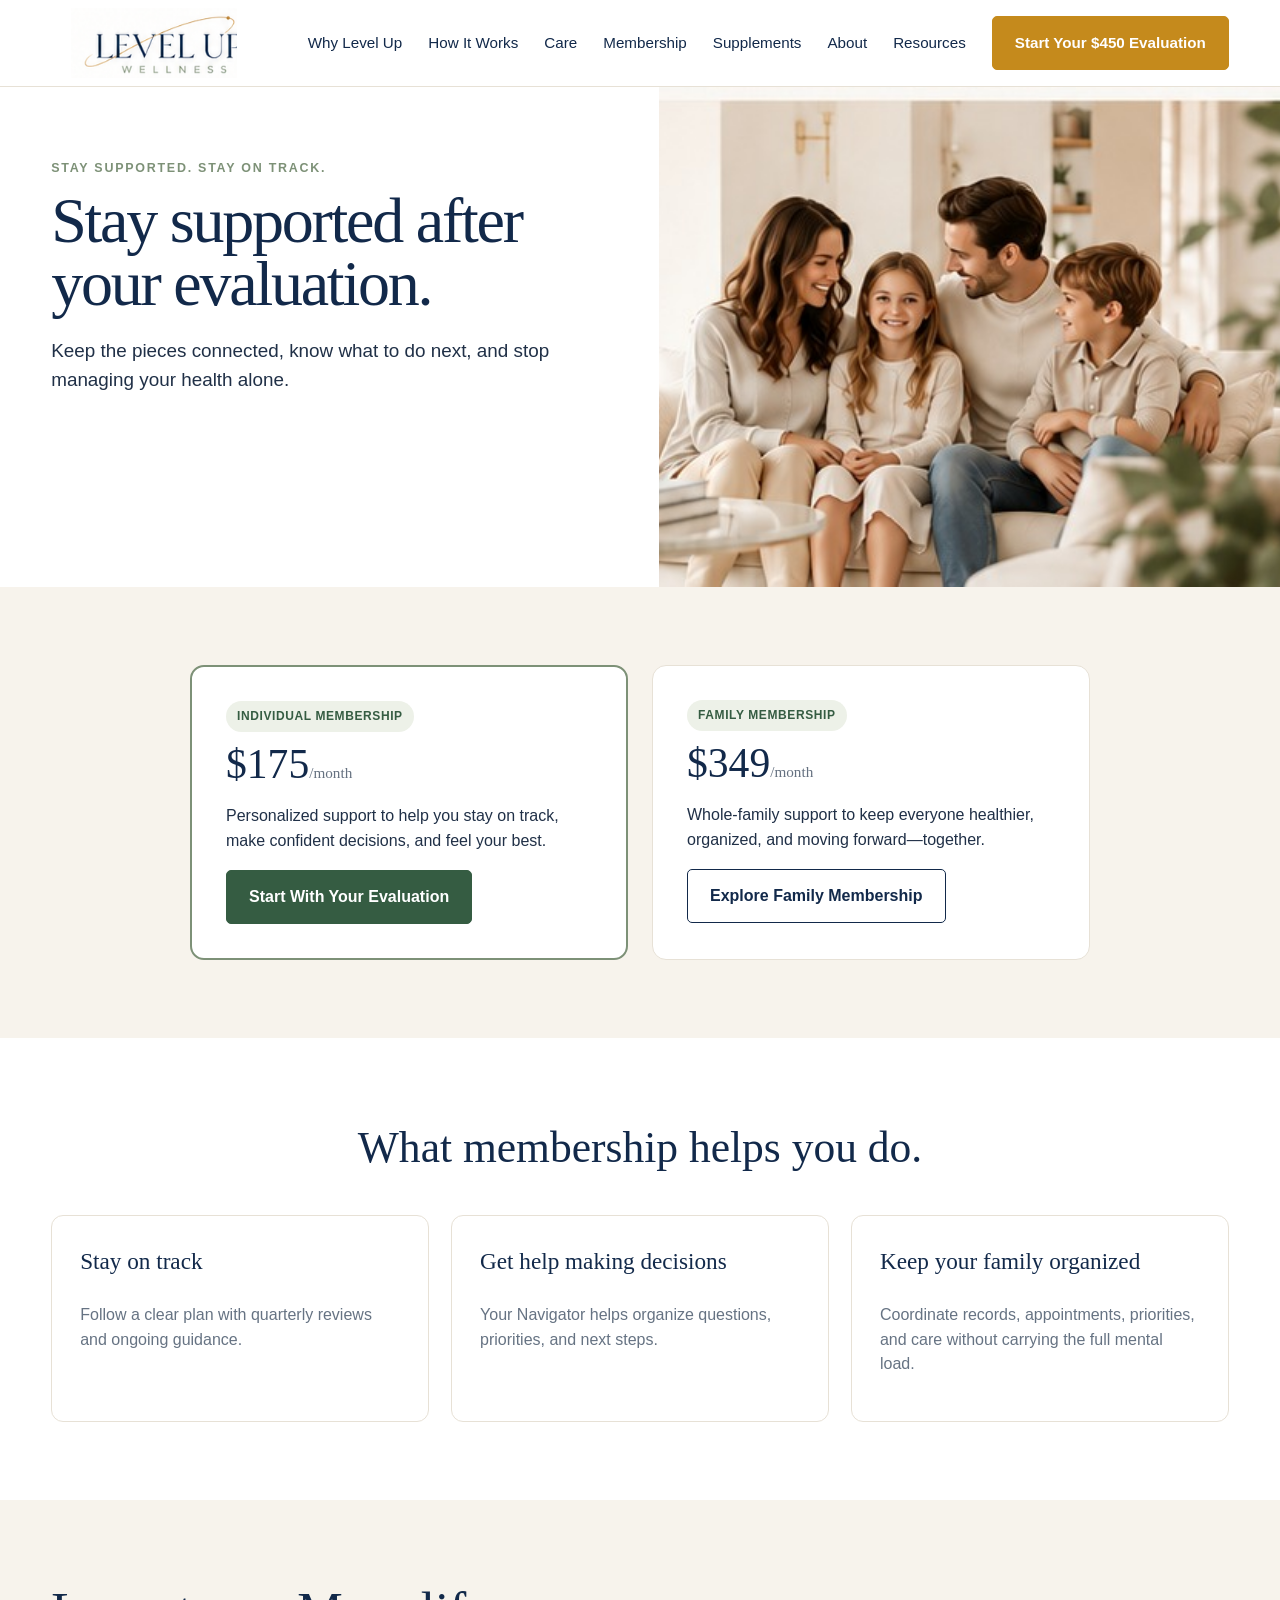
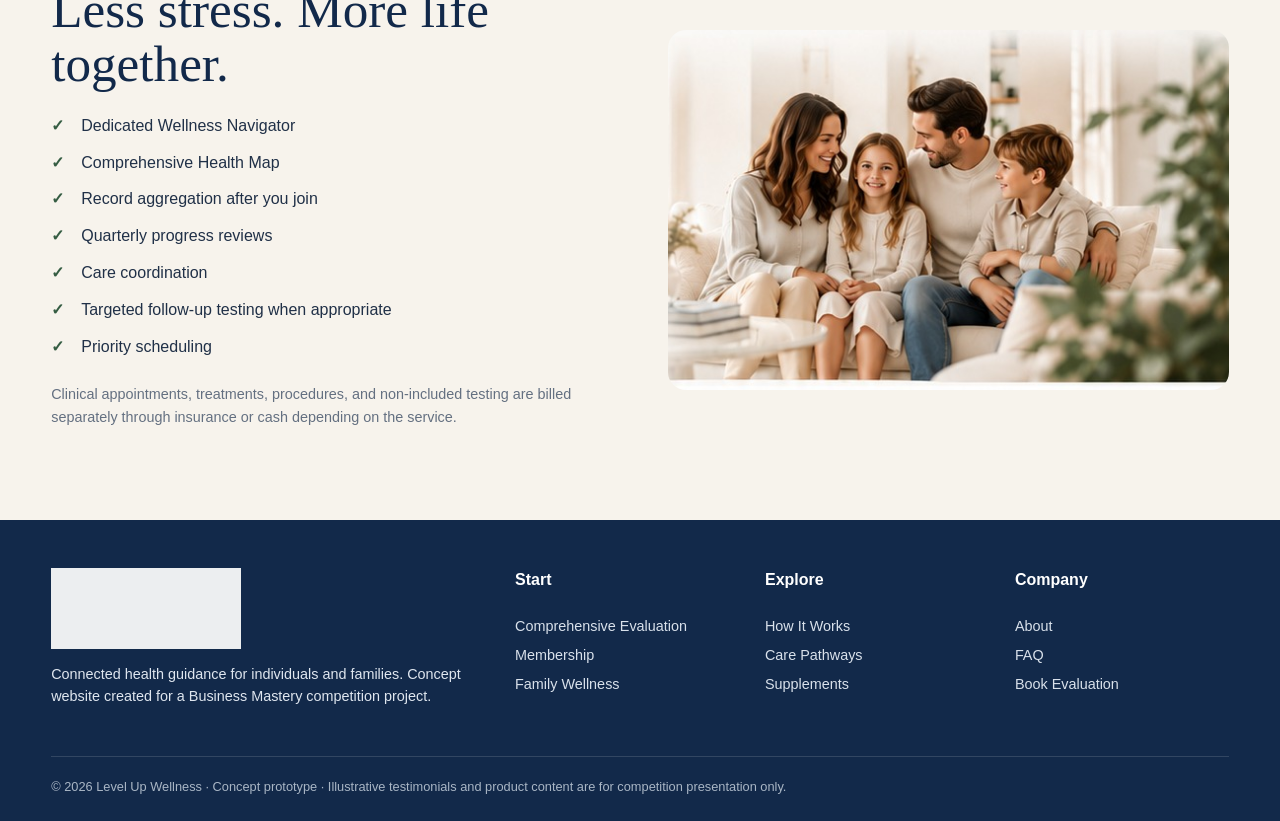
<file: membership.html>
<!doctype html><html lang="en"><head><meta charset="utf-8"><meta name="viewport" content="width=device-width,initial-scale=1"><title>Membership | Level Up Wellness</title><link rel="stylesheet" href="styles.css"></head><body><header><div class="container nav"><a class="logo" href="index.html"><img src="assets/logo.png" alt="Level Up Wellness"></a><button class="menu" aria-label="Menu">☰</button><nav class="navlinks"><a href="index.html">Why Level Up</a><a href="how-it-works.html">How It Works</a><a href="care.html">Care</a><a href="membership.html">Membership</a><a href="shop.html">Supplements</a><a href="about.html">About</a><a href="faq.html">Resources</a><a class="btn" href="evaluation.html">Start Your $450 Evaluation</a></nav></div></header><main><section class="hero"><div class="hero-copy"><div class="eyebrow">Stay supported. Stay on track.</div><h1>Stay supported after your evaluation.</h1><p class="lead">Keep the pieces connected, know what to do next, and stop managing your health alone.</p></div><div class="hero-img" style="background-image:url('assets/hero-membership.jpg')"></div></section>
<section class="section soft"><div class="container"><div class="pricing"><div class="price-card featured"><span class="pill">Individual Membership</span><div class="price">$175<small>/month</small></div><p>Personalized support to help you stay on track, make confident decisions, and feel your best.</p><a class="btn sage" href="evaluation.html">Start With Your Evaluation</a></div><div class="price-card"><span class="pill">Family Membership</span><div class="price">$349<small>/month</small></div><p>Whole-family support to keep everyone healthier, organized, and moving forward—together.</p><a class="btn secondary" href="family.html">Explore Family Membership</a></div></div></div></section>
<section class="section"><div class="container"><div class="section-title"><h2>What membership helps you do.</h2></div><div class="cards"><div class="card"><h3>Stay on track</h3><p>Follow a clear plan with quarterly reviews and ongoing guidance.</p></div><div class="card"><h3>Get help making decisions</h3><p>Your Navigator helps organize questions, priorities, and next steps.</p></div><div class="card"><h3>Keep your family organized</h3><p>Coordinate records, appointments, priorities, and care without carrying the full mental load.</p></div></div></div></section>
<section class="section soft"><div class="container two-col"><div><h2>Less stress. More life together.</h2><ul class="checks"><li>Dedicated Wellness Navigator</li><li>Comprehensive Health Map</li><li>Record aggregation after you join</li><li>Quarterly progress reviews</li><li>Care coordination</li><li>Targeted follow-up testing when appropriate</li><li>Priority scheduling</li></ul><p class="muted small">Clinical appointments, treatments, procedures, and non-included testing are billed separately through insurance or cash depending on the service.</p></div><img src="assets/hero-family.jpg" alt="Family together"></div></section></main><footer class="site"><div class="container"><div class="footer-grid"><div><img src="assets/logo.png" alt="Level Up Wellness" style="width:190px;filter:brightness(0) invert(1);opacity:.92"><p class="small">Connected health guidance for individuals and families. Concept website created for a Business Mastery competition project.</p></div><div><h4>Start</h4><a href="evaluation.html">Comprehensive Evaluation</a><a href="membership.html">Membership</a><a href="family.html">Family Wellness</a></div><div><h4>Explore</h4><a href="how-it-works.html">How It Works</a><a href="care.html">Care Pathways</a><a href="shop.html">Supplements</a></div><div><h4>Company</h4><a href="about.html">About</a><a href="faq.html">FAQ</a><a href="evaluation.html">Book Evaluation</a></div></div><div class="legal">© 2026 Level Up Wellness · Concept prototype · Illustrative testimonials and product content are for competition presentation only.</div></div></footer><script src="app.js"></script></body></html>
</file>
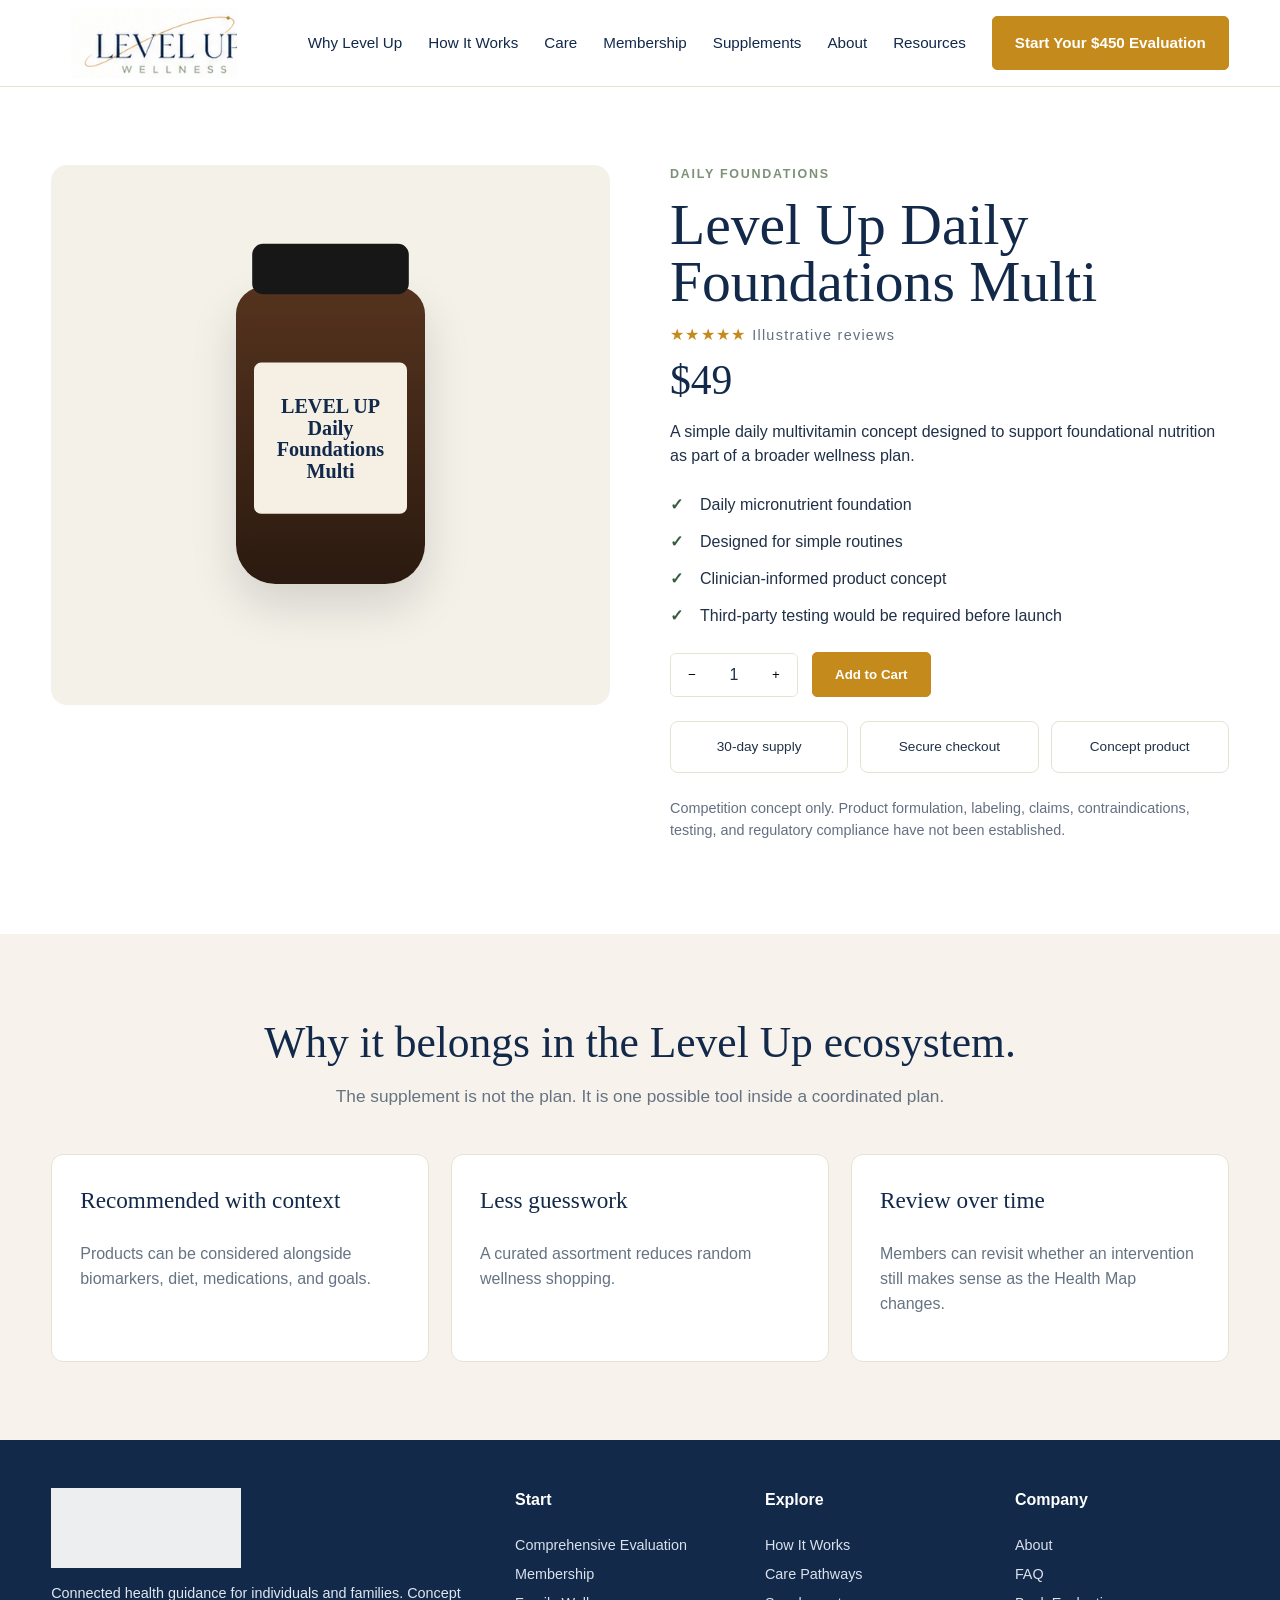
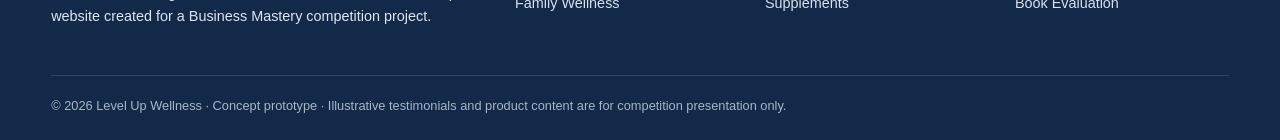
<file: product.html>
<!doctype html><html lang="en"><head><meta charset="utf-8"><meta name="viewport" content="width=device-width,initial-scale=1"><title>Daily Foundations Multi | Level Up Wellness</title><link rel="stylesheet" href="styles.css"></head><body><header><div class="container nav"><a class="logo" href="index.html"><img src="assets/logo.png" alt="Level Up Wellness"></a><button class="menu" aria-label="Menu">☰</button><nav class="navlinks"><a href="index.html">Why Level Up</a><a href="how-it-works.html">How It Works</a><a href="care.html">Care</a><a href="membership.html">Membership</a><a href="shop.html">Supplements</a><a href="about.html">About</a><a href="faq.html">Resources</a><a class="btn" href="evaluation.html">Start Your $450 Evaluation</a></nav></div></header><main><section class="section"><div class="container product-detail"><div class="product-stage"><div class="bottle"><div class="label">LEVEL UP<br>Daily Foundations Multi</div></div></div><div><div class="eyebrow">Daily Foundations</div><h1 style="font-size:3.6rem;line-height:1;margin:.2em 0">Level Up Daily Foundations Multi</h1><div class="stars">★★★★★ <span class="muted small">Illustrative reviews</span></div><div class="price">$49</div><p class="lead">A simple daily multivitamin concept designed to support foundational nutrition as part of a broader wellness plan.</p><ul class="checks"><li>Daily micronutrient foundation</li><li>Designed for simple routines</li><li>Clinician-informed product concept</li><li>Third-party testing would be required before launch</li></ul><div style="display:flex;gap:14px;align-items:center;flex-wrap:wrap"><div class="qty"><button>−</button><span>1</span><button>+</button></div><button class="btn" data-add>Add to Cart</button></div><div class="product-meta"><div class="meta">30-day supply</div><div class="meta">Secure checkout</div><div class="meta">Concept product</div></div><p class="muted small" style="margin-top:24px">Competition concept only. Product formulation, labeling, claims, contraindications, testing, and regulatory compliance have not been established.</p></div></div></section>
<section class="section soft"><div class="container"><div class="section-title"><h2>Why it belongs in the Level Up ecosystem.</h2><p>The supplement is not the plan. It is one possible tool inside a coordinated plan.</p></div><div class="cards"><div class="card"><h3>Recommended with context</h3><p>Products can be considered alongside biomarkers, diet, medications, and goals.</p></div><div class="card"><h3>Less guesswork</h3><p>A curated assortment reduces random wellness shopping.</p></div><div class="card"><h3>Review over time</h3><p>Members can revisit whether an intervention still makes sense as the Health Map changes.</p></div></div></div></section></main><footer class="site"><div class="container"><div class="footer-grid"><div><img src="assets/logo.png" alt="Level Up Wellness" style="width:190px;filter:brightness(0) invert(1);opacity:.92"><p class="small">Connected health guidance for individuals and families. Concept website created for a Business Mastery competition project.</p></div><div><h4>Start</h4><a href="evaluation.html">Comprehensive Evaluation</a><a href="membership.html">Membership</a><a href="family.html">Family Wellness</a></div><div><h4>Explore</h4><a href="how-it-works.html">How It Works</a><a href="care.html">Care Pathways</a><a href="shop.html">Supplements</a></div><div><h4>Company</h4><a href="about.html">About</a><a href="faq.html">FAQ</a><a href="evaluation.html">Book Evaluation</a></div></div><div class="legal">© 2026 Level Up Wellness · Concept prototype · Illustrative testimonials and product content are for competition presentation only.</div></div></footer><script src="app.js"></script></body></html>
</file>
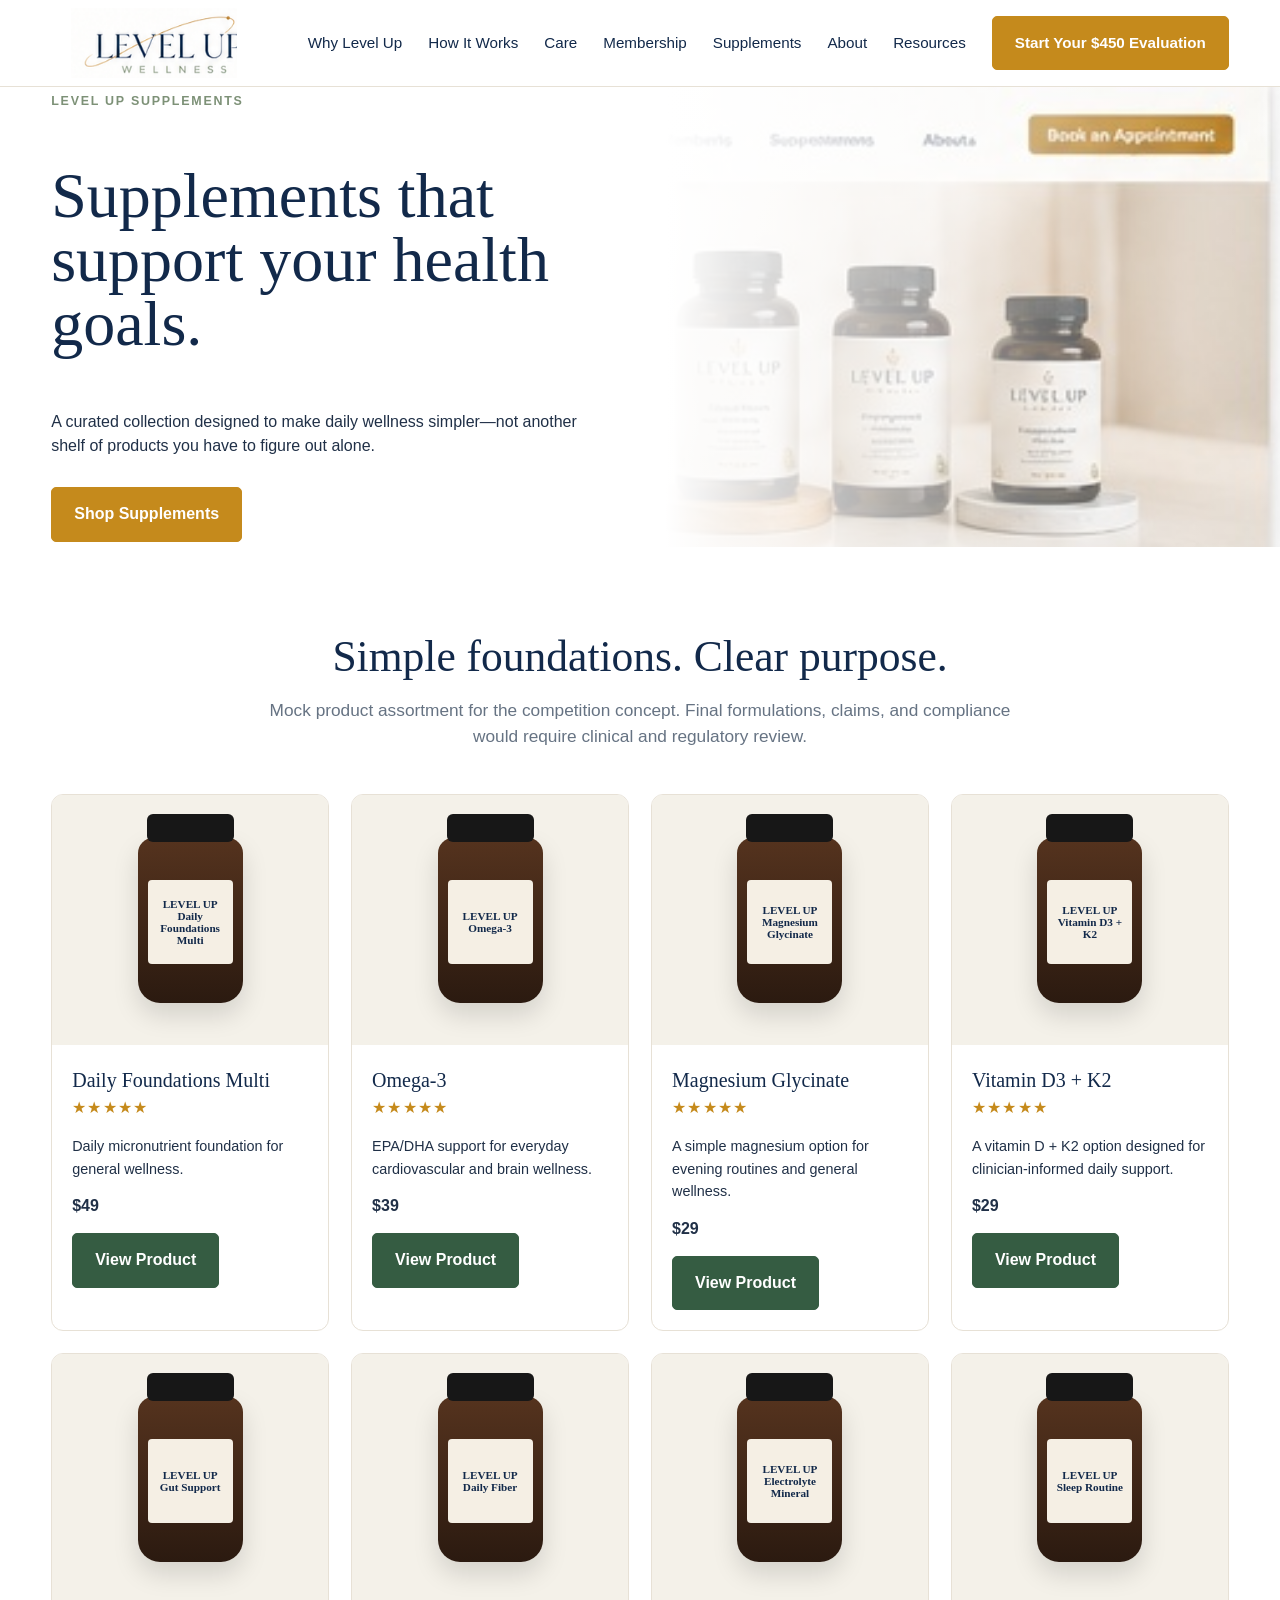
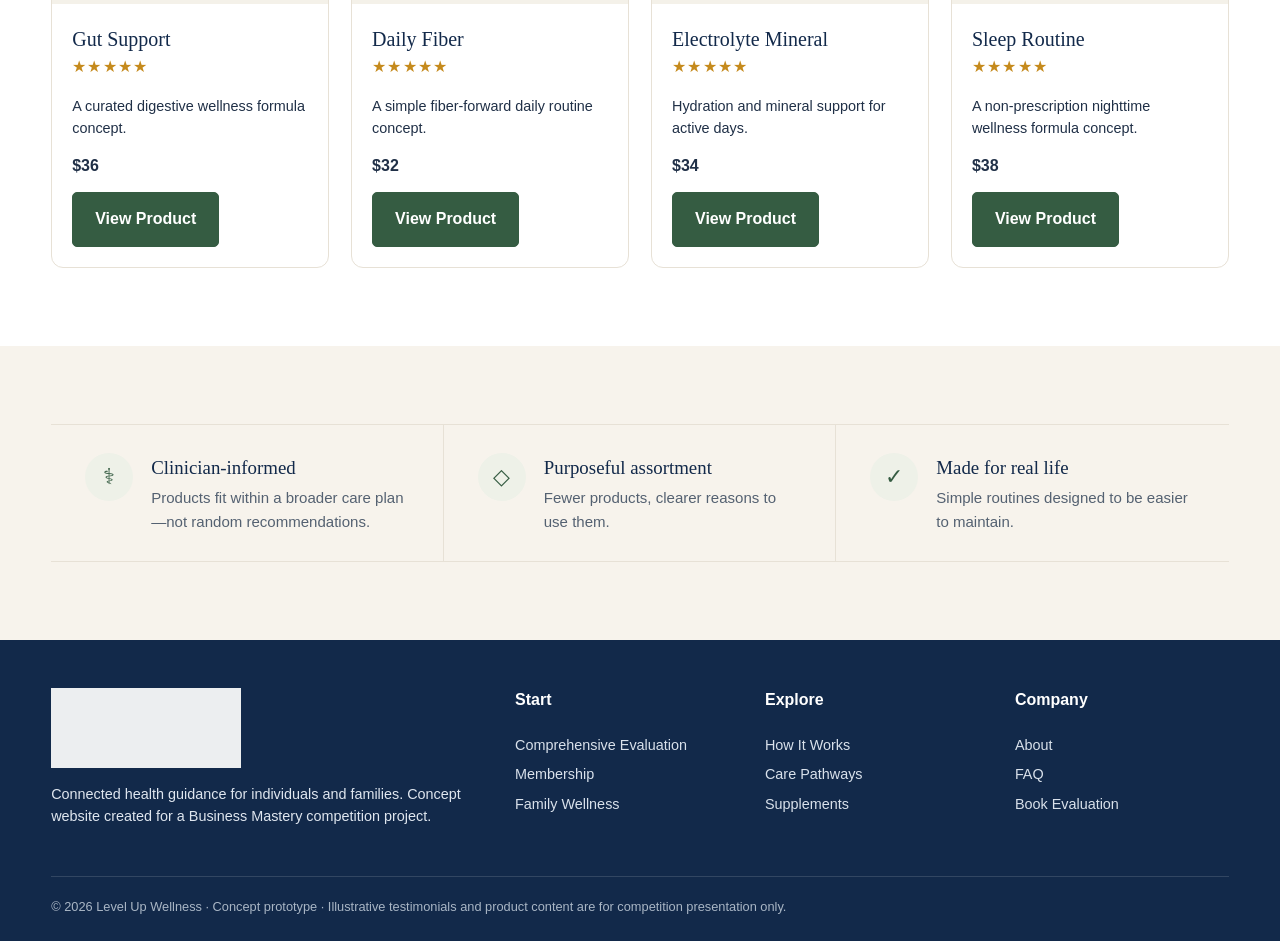
<file: shop.html>
<!doctype html><html lang="en"><head><meta charset="utf-8"><meta name="viewport" content="width=device-width,initial-scale=1"><title>Supplements | Level Up Wellness</title><link rel="stylesheet" href="styles.css"></head><body><header><div class="container nav"><a class="logo" href="index.html"><img src="assets/logo.png" alt="Level Up Wellness"></a><button class="menu" aria-label="Menu">☰</button><nav class="navlinks"><a href="index.html">Why Level Up</a><a href="how-it-works.html">How It Works</a><a href="care.html">Care</a><a href="membership.html">Membership</a><a href="shop.html">Supplements</a><a href="about.html">About</a><a href="faq.html">Resources</a><a class="btn" href="evaluation.html">Start Your $450 Evaluation</a></nav></div></header><main><section class="shop-hero"><div class="container"><div class="copy"><div class="eyebrow">Level Up Supplements</div><h1>Supplements that support your health goals.</h1><p class="lead">A curated collection designed to make daily wellness simpler—not another shelf of products you have to figure out alone.</p><div class="hero-actions"><a class="btn" href="#products">Shop Supplements</a></div></div></div></section>
<section class="section" id="products"><div class="container"><div class="section-title"><h2>Simple foundations. Clear purpose.</h2><p>Mock product assortment for the competition concept. Final formulations, claims, and compliance would require clinical and regulatory review.</p></div><div class="product-grid"><article class="product-card"><div class="product-art"><div class="bottle"><div class="label">LEVEL UP<br>Daily Foundations Multi</div></div></div><div class="product-info"><h3>Daily Foundations Multi</h3><div class="stars">★★★★★</div><p class="small">Daily micronutrient foundation for general wellness.</p><strong>$49</strong><div style="margin-top:14px"><a class="btn sage" href="product.html">View Product</a></div></div></article><article class="product-card"><div class="product-art"><div class="bottle"><div class="label">LEVEL UP<br>Omega-3</div></div></div><div class="product-info"><h3>Omega-3</h3><div class="stars">★★★★★</div><p class="small">EPA/DHA support for everyday cardiovascular and brain wellness.</p><strong>$39</strong><div style="margin-top:14px"><a class="btn sage" href="product.html">View Product</a></div></div></article><article class="product-card"><div class="product-art"><div class="bottle"><div class="label">LEVEL UP<br>Magnesium Glycinate</div></div></div><div class="product-info"><h3>Magnesium Glycinate</h3><div class="stars">★★★★★</div><p class="small">A simple magnesium option for evening routines and general wellness.</p><strong>$29</strong><div style="margin-top:14px"><a class="btn sage" href="product.html">View Product</a></div></div></article><article class="product-card"><div class="product-art"><div class="bottle"><div class="label">LEVEL UP<br>Vitamin D3 + K2</div></div></div><div class="product-info"><h3>Vitamin D3 + K2</h3><div class="stars">★★★★★</div><p class="small">A vitamin D + K2 option designed for clinician-informed daily support.</p><strong>$29</strong><div style="margin-top:14px"><a class="btn sage" href="product.html">View Product</a></div></div></article><article class="product-card"><div class="product-art"><div class="bottle"><div class="label">LEVEL UP<br>Gut Support</div></div></div><div class="product-info"><h3>Gut Support</h3><div class="stars">★★★★★</div><p class="small">A curated digestive wellness formula concept.</p><strong>$36</strong><div style="margin-top:14px"><a class="btn sage" href="product.html">View Product</a></div></div></article><article class="product-card"><div class="product-art"><div class="bottle"><div class="label">LEVEL UP<br>Daily Fiber</div></div></div><div class="product-info"><h3>Daily Fiber</h3><div class="stars">★★★★★</div><p class="small">A simple fiber-forward daily routine concept.</p><strong>$32</strong><div style="margin-top:14px"><a class="btn sage" href="product.html">View Product</a></div></div></article><article class="product-card"><div class="product-art"><div class="bottle"><div class="label">LEVEL UP<br>Electrolyte Mineral</div></div></div><div class="product-info"><h3>Electrolyte Mineral</h3><div class="stars">★★★★★</div><p class="small">Hydration and mineral support for active days.</p><strong>$34</strong><div style="margin-top:14px"><a class="btn sage" href="product.html">View Product</a></div></div></article><article class="product-card"><div class="product-art"><div class="bottle"><div class="label">LEVEL UP<br>Sleep Routine</div></div></div><div class="product-info"><h3>Sleep Routine</h3><div class="stars">★★★★★</div><p class="small">A non-prescription nighttime wellness formula concept.</p><strong>$38</strong><div style="margin-top:14px"><a class="btn sage" href="product.html">View Product</a></div></div></article></div></div></section>
<section class="section soft"><div class="container"><div class="benefit-strip"><div class="benefit"><div class="icon">⚕</div><div><h3>Clinician-informed</h3><p>Products fit within a broader care plan—not random recommendations.</p></div></div><div class="benefit"><div class="icon">◇</div><div><h3>Purposeful assortment</h3><p>Fewer products, clearer reasons to use them.</p></div></div><div class="benefit"><div class="icon">✓</div><div><h3>Made for real life</h3><p>Simple routines designed to be easier to maintain.</p></div></div></div></div></section></main><footer class="site"><div class="container"><div class="footer-grid"><div><img src="assets/logo.png" alt="Level Up Wellness" style="width:190px;filter:brightness(0) invert(1);opacity:.92"><p class="small">Connected health guidance for individuals and families. Concept website created for a Business Mastery competition project.</p></div><div><h4>Start</h4><a href="evaluation.html">Comprehensive Evaluation</a><a href="membership.html">Membership</a><a href="family.html">Family Wellness</a></div><div><h4>Explore</h4><a href="how-it-works.html">How It Works</a><a href="care.html">Care Pathways</a><a href="shop.html">Supplements</a></div><div><h4>Company</h4><a href="about.html">About</a><a href="faq.html">FAQ</a><a href="evaluation.html">Book Evaluation</a></div></div><div class="legal">© 2026 Level Up Wellness · Concept prototype · Illustrative testimonials and product content are for competition presentation only.</div></div></footer><script src="app.js"></script></body></html>
</file>
<file: styles.css>
:root{--navy:#12294A;--sage:#7D9177;--sage2:#A8B4A3;--gold:#C58A1C;--cream:#F7F3EC;--ink:#203047;--line:#E7E1D6;--white:#fff;--green:#355C42}
*{box-sizing:border-box}html{scroll-behavior:smooth}body{margin:0;font-family:Inter,Manrope,Arial,sans-serif;color:var(--ink);background:#fff;line-height:1.55}a{text-decoration:none;color:inherit}img{max-width:100%;display:block}.container{width:min(1180px,92vw);margin:auto}.serif,h1,h2,h3{font-family:Georgia,'Times New Roman',serif;color:var(--navy);font-weight:500}.eyebrow{letter-spacing:.14em;text-transform:uppercase;color:var(--sage);font-weight:700;font-size:.78rem}.muted{color:#647081}.small{font-size:.9rem}.btn{display:inline-flex;align-items:center;justify-content:center;padding:14px 22px;border-radius:5px;background:var(--gold);color:white;font-weight:700;border:1px solid var(--gold);transition:.2s}.btn:hover{transform:translateY(-1px);filter:brightness(.96)}.btn.secondary{background:transparent;color:var(--navy);border-color:var(--navy)}.btn.sage{background:var(--green);border-color:var(--green)}
header{position:sticky;top:0;z-index:20;background:rgba(255,255,255,.96);backdrop-filter:blur(8px);border-bottom:1px solid var(--line)}.nav{height:86px;display:flex;align-items:center;gap:28px}.logo img{width:205px;max-height:70px;object-fit:contain}.navlinks{margin-left:auto;display:flex;gap:26px;align-items:center;font-size:.95rem;color:var(--navy)}.navlinks a:hover{color:var(--gold)}.menu{display:none;margin-left:auto;background:none;border:0;font-size:1.5rem;color:var(--navy)}
.hero{display:grid;grid-template-columns:1.03fr .97fr;min-height:500px}.hero-copy{padding:72px max(4vw,28px) 60px calc((100vw - min(1180px,92vw))/2);background:linear-gradient(90deg,#fff 0%,#fff 78%,rgba(255,255,255,.84) 100%)}.hero h1{font-size:clamp(3rem,5vw,5.4rem);line-height:.98;margin:.18em 0 .32em;letter-spacing:-.035em}.hero p.lead{font-size:1.18rem;max-width:610px}.hero-img{min-height:500px;background-size:cover;background-position:center}.hero-actions{display:flex;gap:16px;align-items:center;margin-top:28px;flex-wrap:wrap}
.benefit-strip{display:grid;grid-template-columns:repeat(3,1fr);gap:0;border-top:1px solid var(--line);border-bottom:1px solid var(--line)}.benefit{padding:28px 34px;display:grid;grid-template-columns:52px 1fr;gap:14px;align-items:start;border-right:1px solid var(--line)}.benefit:last-child{border-right:0}.icon{width:48px;height:48px;border-radius:50%;display:grid;place-items:center;background:#EEF1E8;color:var(--green);font-size:1.4rem}.benefit h3{font-size:1.18rem;margin:0 0 4px}.benefit p{margin:0;font-size:.94rem;color:#546171}
.section{padding:78px 0}.section.soft{background:var(--cream)}.section.sage{background:#EEF2EA}.section.navy{background:var(--navy);color:white}.section.navy h2,.section.navy h3{color:white}.section-title{text-align:center;max-width:780px;margin:0 auto 44px}.section-title h2{font-size:clamp(2.2rem,3.4vw,3.6rem);line-height:1.05;margin:.2em 0}.section-title p{font-size:1.08rem;color:#667383}
.steps{display:grid;grid-template-columns:repeat(3,1fr);gap:24px}.step{padding:30px;background:white;border:1px solid var(--line);border-radius:12px}.step .num{width:34px;height:34px;border-radius:50%;background:var(--sage);color:white;display:grid;place-items:center;font-weight:800;margin-bottom:18px}.step h3{margin:0 0 10px;font-size:1.45rem}.step p{margin:0;color:#5c6978}
.testimonials{display:grid;grid-template-columns:repeat(3,1fr);gap:20px}.quote{border:1px solid var(--line);border-radius:12px;padding:28px;background:#fff}.quote .mark{font:48px Georgia;color:var(--gold);line-height:.7}.quote p{font-family:Georgia,serif;font-size:1.16rem;color:var(--navy)}.quote footer{font-size:.88rem;color:#667383}.disclosure{text-align:center;margin-top:14px;font-size:.75rem;color:#7d8792}
.two-col{display:grid;grid-template-columns:1fr 1fr;gap:56px;align-items:center}.two-col img{border-radius:18px;min-height:360px;object-fit:cover}.two-col h2{font-size:clamp(2.4rem,4vw,4rem);line-height:1.04;margin:.1em 0 .3em}.checks{list-style:none;padding:0;margin:24px 0}.checks li{position:relative;padding-left:30px;margin:12px 0}.checks li:before{content:'✓';position:absolute;left:0;color:var(--green);font-weight:900}
.cards{display:grid;grid-template-columns:repeat(3,1fr);gap:22px}.card{border:1px solid var(--line);border-radius:12px;background:#fff;padding:28px}.card h3{margin-top:0;font-size:1.45rem}.card p{color:#667383}.price{font:500 2.6rem Georgia;color:var(--navy);margin:.2em 0}.price small{font:400 .95rem Inter;color:#657180}
.pricing{display:grid;grid-template-columns:repeat(2,1fr);gap:24px;max-width:900px;margin:auto}.price-card{border:1px solid var(--line);border-radius:14px;padding:34px;background:#fff}.price-card.featured{border:2px solid var(--sage);position:relative}.pill{display:inline-block;padding:6px 11px;border-radius:999px;background:#EDF1E8;color:var(--green);font-size:.75rem;font-weight:800;letter-spacing:.05em;text-transform:uppercase}
.map{max-width:780px;margin:auto;border:1px solid var(--line);border-radius:50%;aspect-ratio:1;display:grid;place-items:center;background:radial-gradient(circle,#fff 0 38%,#f3f5ef 39% 100%);position:relative}.map-center{width:40%;aspect-ratio:1;border-radius:50%;background:var(--navy);color:white;display:grid;place-items:center;text-align:center;padding:20px;font:500 1.7rem Georgia}.map-tag{position:absolute;background:white;border:1px solid var(--line);border-radius:9px;padding:10px 14px;font-size:.9rem}.t1{top:10%;left:8%}.t2{top:10%;right:7%}.t3{top:44%;left:-2%}.t4{top:44%;right:-2%}.t5{bottom:11%;left:12%}.t6{bottom:11%;right:12%}
.pathways{display:grid;grid-template-columns:repeat(5,1fr);gap:16px}.path{border:1px solid var(--line);padding:22px;border-radius:11px;background:#fff}.path h3{font-size:1.22rem}.path p{font-size:.9rem;color:#647081}
.faq{max-width:850px;margin:auto}.faq-item{border-bottom:1px solid var(--line)}.faq-q{width:100%;display:flex;justify-content:space-between;background:none;border:0;padding:22px 0;font:500 1.2rem Georgia;color:var(--navy);cursor:pointer;text-align:left}.faq-a{display:none;padding:0 0 22px;color:#5e6a78}.faq-item.open .faq-a{display:block}
.shop-hero{background:linear-gradient(90deg,#fff 0 52%,rgba(255,255,255,.08)),url('assets/supplements-hero.jpg') center/cover;min-height:460px;display:flex;align-items:center}.shop-hero .copy{max-width:560px}.shop-hero h1{font-size:clamp(3rem,5vw,5rem);line-height:1}.product-grid{display:grid;grid-template-columns:repeat(4,1fr);gap:22px}.product-card{border:1px solid var(--line);border-radius:12px;background:white;overflow:hidden}.product-art{height:250px;background:#F4F1E9;display:grid;place-items:center}.bottle{width:105px;height:165px;background:linear-gradient(#55331e,#2b1a10);border-radius:15px 15px 22px 22px;position:relative;box-shadow:0 12px 26px #0002}.bottle:before{content:'';position:absolute;top:-24px;left:9px;right:9px;height:28px;background:#171717;border-radius:6px}.label{position:absolute;left:10px;right:10px;top:42px;height:84px;background:#f5efe4;border-radius:4px;display:grid;place-items:center;text-align:center;padding:8px;font:600 .7rem Georgia;color:var(--navy)}.product-info{padding:20px}.product-info h3{font-size:1.25rem;margin:0}.stars{color:var(--gold);letter-spacing:.08em}.product-detail{display:grid;grid-template-columns:1fr 1fr;gap:60px;align-items:start}.product-stage{background:#F4F1E9;border-radius:16px;min-height:540px;display:grid;place-items:center}.product-stage .bottle{transform:scale(1.8)}.qty{display:flex;border:1px solid var(--line);border-radius:6px;overflow:hidden;width:max-content}.qty button,.qty span{width:42px;height:42px;display:grid;place-items:center;border:0;background:#fff}.product-meta{display:grid;grid-template-columns:repeat(3,1fr);gap:12px;margin-top:24px}.meta{border:1px solid var(--line);padding:14px;border-radius:8px;text-align:center;font-size:.85rem}
.cta{padding:46px;border-radius:14px;background:linear-gradient(135deg,var(--green),#6f876f);color:white;display:flex;align-items:center;justify-content:space-between;gap:20px}.cta h2{color:white;margin:0;font-size:2rem}.cta p{margin:.35em 0 0;color:#eff5ed}
footer.site{background:var(--navy);color:#dfe6ef;padding:48px 0 24px}.footer-grid{display:grid;grid-template-columns:2fr repeat(3,1fr);gap:36px}.footer-grid h4{color:white;margin-top:0}.footer-grid a{display:block;margin:7px 0;color:#d9e1eb;font-size:.9rem}.legal{border-top:1px solid #ffffff22;margin-top:34px;padding-top:20px;font-size:.8rem;color:#a9b6c5}
@media(max-width:900px){.navlinks{display:none;position:absolute;top:86px;left:0;right:0;background:white;padding:20px;flex-direction:column;border-bottom:1px solid var(--line)}.navlinks.open{display:flex}.menu{display:block}.hero{grid-template-columns:1fr}.hero-copy{padding:56px 6vw}.hero-img{min-height:360px}.benefit-strip,.steps,.testimonials,.cards,.product-grid,.pathways{grid-template-columns:1fr 1fr}.two-col,.product-detail{grid-template-columns:1fr}.footer-grid{grid-template-columns:1fr 1fr}.pricing{grid-template-columns:1fr}.map{width:88vw}.map-tag{font-size:.75rem}.shop-hero{background-position:65% center}.shop-hero .copy{padding:55px 6vw;background:rgba(255,255,255,.9)}}
@media(max-width:600px){.logo img{width:165px}.nav{height:76px}.hero h1{font-size:3.2rem}.benefit-strip,.steps,.testimonials,.cards,.product-grid,.pathways,.footer-grid{grid-template-columns:1fr}.benefit{border-right:0;border-bottom:1px solid var(--line)}.section{padding:56px 0}.cta{flex-direction:column;text-align:center}.map{border-radius:18px;aspect-ratio:auto;padding:30px;display:flex;flex-direction:column;gap:10px}.map-center{width:190px}.map-tag{position:static;width:100%;text-align:center}.product-meta{grid-template-columns:1fr}.nav .btn{display:none}}
</file>
